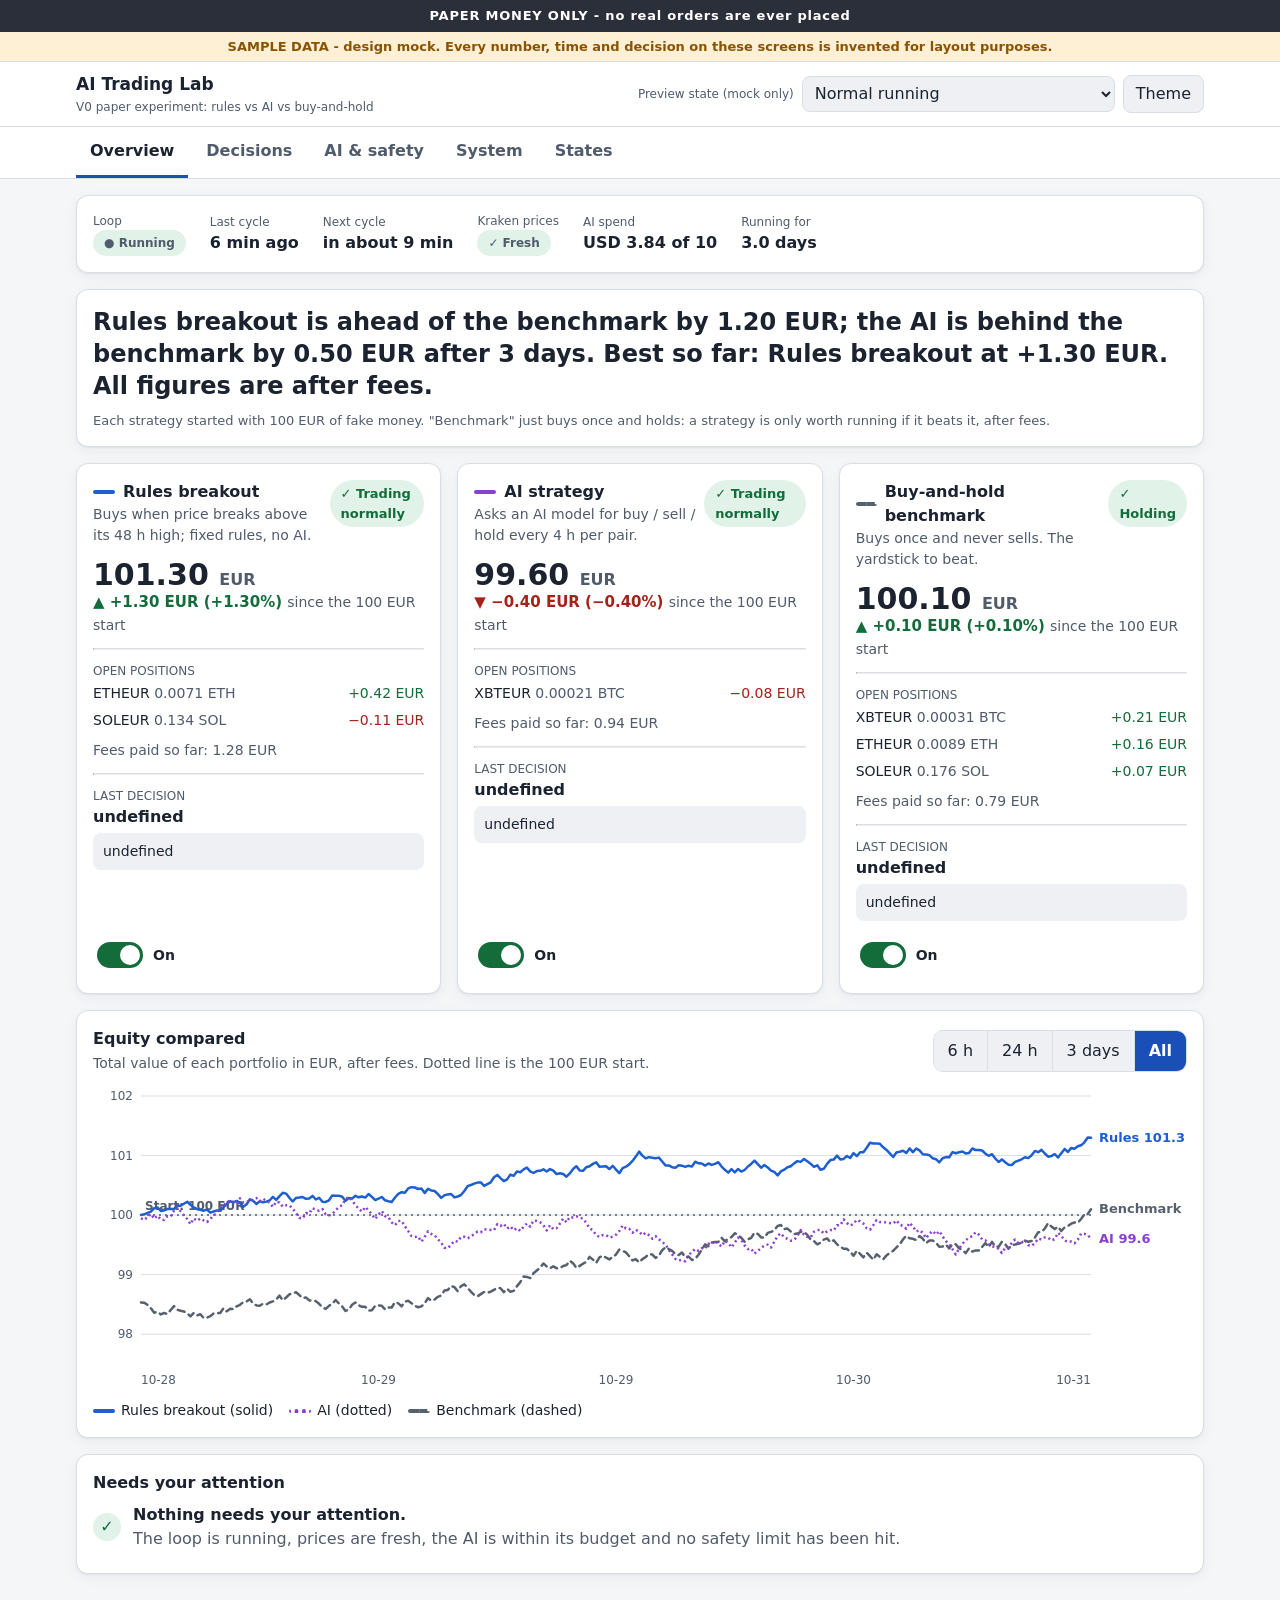
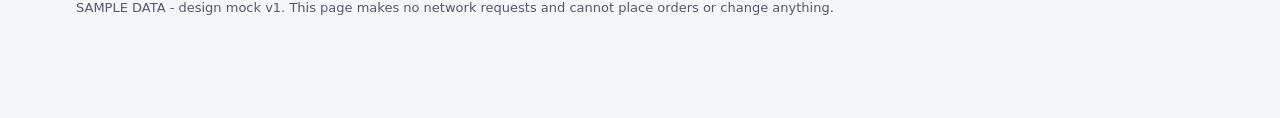
<file: docs/design/dashboard-v1.html>
<!doctype html>
<html lang="en">
<head>
<meta charset="utf-8">
<meta name="viewport" content="width=device-width, initial-scale=1">
<title>AI Trading Lab dashboard (v1 mock)</title>
<style>
:root{
  --bg:#f5f6f8; --surface:#ffffff; --surface2:#eef0f4; --line:#d9dde4; --text:#1b2230; --muted:#505b6c;
  --accent:#1b4fb8; --accent-ink:#ffffff;
  --rules:#1d5fd1; --ai:#8a3fd0; --bench:#566170;
  --good:#146c3a; --good-bg:#e1f3e8; --warn:#8a5300; --warn-bg:#fdf0d5; --bad:#a3231a; --bad-bg:#fde6e3; --info-bg:#e4ecfb;
  --paper:#2b2f3a; --paper-ink:#ffffff; --shadow:0 1px 2px rgba(20,30,50,.06),0 4px 14px rgba(20,30,50,.05);
  --r:12px; color-scheme:light;
}
@media (prefers-color-scheme:dark){:root:not([data-theme="light"]){
  --bg:#0f131a; --surface:#171c25; --surface2:#1f2631; --line:#2f3847; --text:#e8ecf3; --muted:#a6b0c0;
  --accent:#7aa5ff; --accent-ink:#0b1220; --rules:#6ea8ff; --ai:#c39bff; --bench:#a3adb9;
  --good:#5fd08b; --good-bg:#14301f; --warn:#f0b955; --warn-bg:#35280f; --bad:#ff8f84; --bad-bg:#3b1a17; --info-bg:#17274a;
  --paper:#e8ecf3; --paper-ink:#10151d; --shadow:none; color-scheme:dark;}}
:root[data-theme="dark"]{
  --bg:#0f131a; --surface:#171c25; --surface2:#1f2631; --line:#2f3847; --text:#e8ecf3; --muted:#a6b0c0;
  --accent:#7aa5ff; --accent-ink:#0b1220; --rules:#6ea8ff; --ai:#c39bff; --bench:#a3adb9;
  --good:#5fd08b; --good-bg:#14301f; --warn:#f0b955; --warn-bg:#35280f; --bad:#ff8f84; --bad-bg:#3b1a17; --info-bg:#17274a;
  --paper:#e8ecf3; --paper-ink:#10151d; --shadow:none; color-scheme:dark;}
*{box-sizing:border-box}
html{-webkit-text-size-adjust:100%}
body{margin:0;background:var(--bg);color:var(--text);font:16px/1.5 system-ui,-apple-system,"Segoe UI",Roboto,sans-serif;padding-bottom:76px}
h1,h2,h3,p{margin:0}
button,select{font:inherit;color:inherit}
:focus-visible{outline:3px solid var(--accent);outline-offset:2px;border-radius:6px}
.sr{position:absolute;width:1px;height:1px;overflow:hidden;clip:rect(0 0 0 0);white-space:nowrap}
.skip{position:absolute;left:8px;top:-60px;background:var(--accent);color:var(--accent-ink);padding:8px 12px;border-radius:8px;z-index:50}
.skip:focus{top:8px}
.paper{background:var(--paper);color:var(--paper-ink);font-size:13px;font-weight:700;letter-spacing:.06em;text-align:center;padding:6px 12px}
.sample{background:var(--warn-bg);color:var(--warn);font-size:13px;text-align:center;padding:5px 12px;border-bottom:1px solid var(--line);font-weight:600}
header.top{background:var(--surface);border-bottom:1px solid var(--line)}
.top-in{max-width:1160px;margin:0 auto;padding:10px 16px;display:flex;gap:12px;align-items:center;flex-wrap:wrap}
.brand{font-weight:700;font-size:17px;margin-right:auto}
.brand small{display:block;font-weight:400;color:var(--muted);font-size:12px}
.ctrl{display:flex;gap:8px;align-items:center;flex-wrap:wrap}
.ctrl label{font-size:12px;color:var(--muted)}
select{background:var(--surface2);border:1px solid var(--line);border-radius:8px;padding:6px 8px;min-height:36px}
.btn{background:var(--surface2);border:1px solid var(--line);border-radius:8px;padding:6px 12px;min-height:36px;cursor:pointer}
.btn:hover{border-color:var(--muted)}
.btn.primary{background:var(--accent);color:var(--accent-ink);border-color:var(--accent);font-weight:600}
.btn.danger{background:var(--bad);color:#fff;border-color:var(--bad);font-weight:600}
@media (prefers-color-scheme:dark){:root:not([data-theme="light"]) .btn.danger{color:#1a0805}}
:root[data-theme="dark"] .btn.danger{color:#1a0805}
nav.tabs{background:var(--surface);border-bottom:1px solid var(--line)}
nav.tabs .in{max-width:1160px;margin:0 auto;padding:0 16px;display:flex;gap:4px}
nav a{padding:12px 14px;color:var(--muted);text-decoration:none;font-weight:600;border-bottom:3px solid transparent;white-space:nowrap}
nav a[aria-current="page"]{color:var(--text);border-bottom-color:var(--accent)}
nav a:hover{color:var(--text)}
@media (max-width:719px){
  nav.tabs{position:fixed;bottom:0;left:0;right:0;z-index:20;border-top:1px solid var(--line);border-bottom:0}
  nav.tabs .in{padding:0;justify-content:space-around}
  nav a{flex:1;text-align:center;padding:10px 2px 12px;font-size:12px;border-bottom:0;border-top:3px solid transparent}
  nav a[aria-current="page"]{border-top-color:var(--accent)}
}
main{max-width:1160px;margin:0 auto;padding:16px}
.stack>*+*{margin-top:16px}
.card{background:var(--surface);border:1px solid var(--line);border-radius:var(--r);box-shadow:var(--shadow);padding:16px}
.card h2{font-size:16px;margin-bottom:2px}
.sub{color:var(--muted);font-size:14px}
.grid3{display:grid;gap:16px;grid-template-columns:repeat(3,1fr)}
.grid2{display:grid;gap:16px;grid-template-columns:1fr 1fr}
@media (max-width:959px){.grid3{grid-template-columns:1fr}.grid2{grid-template-columns:1fr}}
.banner{border-radius:var(--r);padding:12px 16px;border:1px solid;display:flex;gap:12px;align-items:flex-start}
.banner .ic{font-weight:800;flex:none;width:22px;height:22px;border-radius:50%;display:grid;place-items:center;font-size:13px;margin-top:1px}
.banner.bad{background:var(--bad-bg);border-color:var(--bad);color:var(--text)} .banner.bad .ic{background:var(--bad);color:#fff}
.banner.warn{background:var(--warn-bg);border-color:var(--warn)} .banner.warn .ic{background:var(--warn);color:#fff}
.banner.info{background:var(--info-bg);border-color:var(--accent)} .banner.info .ic{background:var(--accent);color:var(--accent-ink)}
:root[data-theme="dark"] .banner .ic{color:#10151d!important}
@media (prefers-color-scheme:dark){:root:not([data-theme="light"]) .banner .ic{color:#10151d!important}}
.banner b{display:block}
.banner p{font-size:14px;color:var(--text)}
.status-strip{display:flex;flex-wrap:wrap;gap:8px 24px;align-items:center}
.pill{display:inline-flex;align-items:center;gap:6px;padding:3px 10px;border-radius:999px;font-size:13px;font-weight:600;border:1px solid transparent}
.pill.good{background:var(--good-bg);color:var(--good)} .pill.warn{background:var(--warn-bg);color:var(--warn)} .pill.bad{background:var(--bad-bg);color:var(--bad)} .pill.off{background:var(--surface2);color:var(--muted);border-color:var(--line)}
.kv{display:flex;flex-direction:column}.kv span:first-child{font-size:12px;color:var(--muted)}.kv span:last-child{font-weight:600}
.verdict{font-size:20px;line-height:1.35;font-weight:650}
@media (min-width:720px){.verdict{font-size:24px}}
.verdict-wrap{display:flex;gap:16px;flex-wrap:wrap;align-items:flex-start;justify-content:space-between}
.kpis{display:flex;gap:20px;flex-wrap:wrap}
.num{font-variant-numeric:tabular-nums}
.pos{color:var(--good)} .neg{color:var(--bad)}
.scard{display:flex;flex-direction:column;gap:12px}
.scard header{display:flex;justify-content:space-between;gap:8px;align-items:flex-start}
.scard h3{font-size:16px;display:flex;align-items:center;gap:8px}
.swatch{width:22px;height:0;border-top:4px solid;display:inline-block;border-radius:2px}
.swatch.bench{border-top-style:dashed}
.equity{font-size:30px;font-weight:700;line-height:1.1}
.pl{font-size:15px;font-weight:600}
.dl{display:grid;grid-template-columns:auto 1fr;gap:4px 12px;font-size:14px;margin:0}
.dl dt{color:var(--muted)} .dl dd{margin:0}
.sep{border-top:1px solid var(--line);margin:0}
.pos-list{list-style:none;margin:0;padding:0;font-size:14px}
.pos-list li{display:flex;justify-content:space-between;gap:8px;padding:3px 0}
.reason{font-size:14px;background:var(--surface2);border-radius:8px;padding:8px 10px}
.switch-row{display:flex;justify-content:space-between;align-items:center;gap:8px;margin-top:auto}
.switch{display:inline-flex;align-items:center;gap:10px;background:none;border:0;padding:4px;cursor:pointer;min-height:44px}
.switch .track{width:46px;height:26px;border-radius:999px;background:var(--muted);position:relative;flex:none;transition:background .15s}
.switch .track::after{content:"";position:absolute;top:3px;left:3px;width:20px;height:20px;border-radius:50%;background:var(--surface);transition:transform .15s}
.switch[aria-checked="true"] .track{background:var(--good)}
.switch[aria-checked="true"] .track::after{transform:translateX(20px)}
.switch .lbl{font-weight:600;font-size:14px}
.chart-head{display:flex;justify-content:space-between;gap:12px;flex-wrap:wrap;align-items:center;margin-bottom:8px}
.seg{display:inline-flex;border:1px solid var(--line);border-radius:10px;overflow:hidden}
.seg button{background:var(--surface2);border:0;padding:8px 14px;min-height:40px;cursor:pointer;border-right:1px solid var(--line)}
.seg button:last-child{border-right:0}
.seg button[aria-pressed="true"]{background:var(--accent);color:var(--accent-ink);font-weight:700}
.legend{display:flex;gap:16px;flex-wrap:wrap;font-size:14px;margin-top:8px}
.legend span{display:inline-flex;align-items:center;gap:6px}
#chart{position:relative}
#chart svg{display:block;width:100%;height:auto;touch-action:pan-y}
.tip{position:absolute;pointer-events:none;background:var(--surface);border:1px solid var(--line);box-shadow:0 4px 14px rgba(0,0,0,.2);border-radius:8px;padding:8px 10px;font-size:13px;min-width:150px;z-index:5}
.tip b{display:block;margin-bottom:2px}
.att-list{list-style:none;margin:8px 0 0;padding:0}
.att-list li{display:flex;gap:10px;padding:10px 0;border-top:1px solid var(--line)}
.empty{display:flex;gap:12px;align-items:center;color:var(--muted);padding:6px 0}
.empty .ic{width:28px;height:28px;border-radius:50%;background:var(--good-bg);color:var(--good);display:grid;place-items:center;font-weight:800;flex:none}
.filters{display:flex;gap:12px;flex-wrap:wrap;align-items:flex-end}
.filters div{display:flex;flex-direction:column;gap:2px}
.tbl-wrap{overflow-x:auto}
table{border-collapse:collapse;width:100%;font-size:14px}
th{text-align:left;font-size:12px;color:var(--muted);font-weight:600;padding:8px 10px;border-bottom:1px solid var(--line);white-space:nowrap}
td{padding:9px 10px;border-bottom:1px solid var(--line);vertical-align:top}
td.r,th.r{text-align:right}
.exp{background:none;border:0;cursor:pointer;color:var(--accent);font-weight:600;padding:2px 4px;text-decoration:underline;min-height:32px}
tr.detail td{background:var(--surface2)}
pre{margin:0;white-space:pre-wrap;word-break:break-word;font:13px/1.45 ui-monospace,Menlo,Consolas,monospace}
.meter{height:14px;border-radius:999px;background:var(--surface2);border:1px solid var(--line);overflow:hidden}
.meter i{display:block;height:100%;background:var(--accent)}
.meter.full i{background:var(--bad)}
.big{font-size:28px;font-weight:700}
.decisions{display:none}
.dcards{display:none}
@media (max-width:719px){
  .dtable{display:none}
  .dcards{display:block}
  .dcards .item{border-top:1px solid var(--line);padding:12px 0}
}
.chip{font-size:12px;font-weight:700;padding:2px 8px;border-radius:6px;background:var(--surface2);border:1px solid var(--line)}
.chip.buy{background:var(--good-bg);color:var(--good);border-color:transparent}
.chip.sell{background:var(--bad-bg);color:var(--bad);border-color:transparent}
.tl{list-style:none;margin:0;padding:0}
.tl li{padding:10px 0;border-top:1px solid var(--line);display:flex;gap:10px;flex-wrap:wrap;justify-content:space-between}
.gallery{display:grid;gap:16px;grid-template-columns:repeat(2,1fr)}
@media (max-width:959px){.gallery{grid-template-columns:1fr}}
.gal-item{display:flex;flex-direction:column;gap:8px}
dialog{border:1px solid var(--line);border-radius:var(--r);background:var(--surface);color:var(--text);max-width:480px;width:calc(100% - 32px);padding:20px}
dialog::backdrop{background:rgba(10,14,22,.55)}
dialog h2{font-size:18px;margin-bottom:8px}
dialog ul{padding-left:20px;margin:8px 0}
dialog .row{display:flex;gap:8px;justify-content:flex-end;margin-top:16px;flex-wrap:wrap}
footer{max-width:1160px;margin:0 auto;padding:8px 16px 24px;color:var(--muted);font-size:13px}
details.how summary{cursor:pointer;color:var(--accent);font-weight:600}
.hint{font-size:13px;color:var(--muted)}
</style>
</head>
<body>
<a class="skip" href="#main">Skip to content</a>
<div class="paper" role="status">PAPER MONEY ONLY - no real orders are ever placed</div>
<div class="sample" role="note">SAMPLE DATA - design mock. Every number, time and decision on these screens is invented for layout purposes.</div>

<header class="top">
  <div class="top-in">
    <div class="brand">AI Trading Lab<small>V0 paper experiment: rules vs AI vs buy-and-hold</small></div>
    <div class="ctrl">
      <label for="scn">Preview state (mock only)</label>
      <select id="scn"></select>
      <button class="btn" id="theme" type="button" aria-label="Switch between light and dark theme">Theme</button>
    </div>
  </div>
</header>
<nav class="tabs" aria-label="Main">
  <div class="in">
    <a href="#overview" data-v="overview">Overview</a>
    <a href="#decisions" data-v="decisions">Decisions</a>
    <a href="#ai" data-v="ai">AI &amp; safety</a>
    <a href="#system" data-v="system">System</a>
    <a href="#states" data-v="states">States</a>
  </div>
</nav>

<main id="main" tabindex="-1"></main>
<footer>SAMPLE DATA - design mock v1. This page makes no network requests and cannot place orders or change anything.</footer>

<dialog id="dlg" aria-labelledby="dlg-title"><div id="dlg-body"></div></dialog>

<script>
"use strict";
/* ---------- helpers ---------- */
const $ = (s, r=document) => r.querySelector(s);
const esc = s => String(s).replace(/[&<>"']/g, c => ({'&':'&amp;','<':'&lt;','>':'&gt;','"':'&quot;',"'":'&#39;'}[c]));
const eur = (v, signed) => (signed && v>0 ? '+' : v<0 ? '−' : '') + Math.abs(v).toFixed(2) + ' EUR';
const pct = v => (v>0?'+':v<0?'−':'') + Math.abs(v).toFixed(2) + '%';
const cls = v => v>0.004 ? 'pos' : v<-0.004 ? 'neg' : '';
const NOW = Date.UTC(2026,9,31,10,5);      // sample "now" (UTC)
const START = Date.UTC(2026,9,28,16,20);   // first cycle (real start time from docs/29 s14, shown as sample)
const fmtT = t => new Date(t).toISOString().slice(5,16).replace('T',' ') + ' UTC';
const ago = m => m < 1 ? 'just now' : m < 60 ? Math.round(m)+' min ago' : m < 1440 ? (m/60).toFixed(1)+' h ago' : (m/1440).toFixed(1)+' days ago';
function rng(seed){return()=>{seed|=0;seed=seed+0x6D2B79F5|0;let t=Math.imul(seed^seed>>>15,1|seed);t=t+Math.imul(t^t>>>7,61|t)^t;return((t^t>>>14)>>>0)/4294967296}}

/* ---------- scenarios ---------- */
const SCENARIOS = {
  normal:   'Normal running',
  first:    'First hours, no data yet',
  stalled:  'Loop stalled',
  kraken:   'Kraken unreachable',
  budget:   'AI paused: budget used',
  breaker:  'AI paused: breaker tripped',
  off:      'Strategy switched off (wind-down)',
  daily:    'Daily-loss pause',
  latch:    'Drawdown latch'
};
const S = { view:'overview', range:'All', scn:'normal', on:{rules:true, ai:true, bench:true}, audit:[], filt:{strategy:'all',pair:'all',action:'all',status:'all'}, open:{} };
const META = {
  rules:{name:'Rules breakout', color:'var(--rules)', blurb:'Buys when price breaks above its 48 h high; fixed rules, no AI.'},
  ai:   {name:'AI strategy',    color:'var(--ai)',    blurb:'Asks an AI model for buy / sell / hold every 4 h per pair.'},
  bench:{name:'Buy-and-hold benchmark', color:'var(--bench)', blurb:'Buys once and never sells. The yardstick to beat.'}
};
const PAIRS = ['XBTEUR','ETHEUR','SOLEUR'];
const LIMITS = [
  ['Starting capital per strategy','EUR 100.00 (virtual)'],['Fee per side','0.80%'],['Max size of one position','20% of equity'],
  ['Max total exposure','40% of equity'],['Daily-loss pause','3% of starting capital: no new entries until 00:00 UTC'],
  ['Drawdown latch','10% below the best value reached: stops new entries until cleared by hand'],
  ['Stop-loss','−5% from entry'],['Take-profit','+8% from entry'],['Maximum hold','72 hours'],
  ['Cooldown after a stop-out','6 hours'],['Entries per pair','1 per 24 hours'],['AI budget in total','USD 10.00'],
  ['AI breaker','Pauses the AI after 5 unknown call outcomes in 24 h']
];

/* ---------- derived sample data ---------- */
function model(){
  const sc = S.scn, first = sc==='first';
  const n = first ? 6 : 289;                       // 15-min points
  const r = rng(11), out = {};
  const walk = (drift, vol, base, start) => { let v=start, a=[]; for(let i=0;i<n;i++){ v += drift + (r()-.5)*vol; a.push(v);} return a; };
  const mk = (drift, vol, start, bump) => { const a = walk(drift, vol, 0, start); return a; };
  let rules = mk(.0011,.16,100), ai = mk(.0007,.2,100), bench = mk(.0004,.17,98.5);
  // gentle pull so the three stay in a believable band
  const shape = (a, end) => { const k = end - a[n-1]; return a.map((v,i)=> v + k*(i/(n-1))); };
  if(!first){
    rules = shape(rules, 101.3); ai = shape(ai, 99.6); bench = shape(bench, 100.1);
  } else {
    bench = [100,98.41,98.52,98.47,98.60,98.55]; rules=[100,100,100,100,100,100]; ai=[100,100,100,100,100,100];
  }
  const ramp = (a, k, d) => { for(let i=0;i<k;i++){ const j=a.length-1-i; a[j] -= d*(1-i/k); } };
  if(sc==='daily'){ rules = rules.map(v=>v); ramp(rules,14,3.4); rules[n-1]=rules[n-2]; }
  if(sc==='latch'){ ai = ai.map((v,i)=> i>n-40 ? v+ (n-i)*0.0 : v); const pk = Math.max(...ai.slice(0,n-30)); for(let i=n-30;i<n;i++) ai[i] = Math.min(ai[i], pk*0.895 + (i-(n-30))*0.01); }
  const ts = Array.from({length:n},(_,i)=> first ? START + i*15*60e3 : NOW - (n-1-i)*15*60e3);
  out.ts = ts; out.series = {rules, ai, bench};
  out.hours = Math.round((ts[n-1]-ts[0])/3600e3);

  // loop / data
  out.loop = { age: 6, next: 'in about 9 min', alive:true };
  out.kraken = PAIRS.map((p,i)=>({pair:p, age:[0.4,0.4,0.5][i], ok:true}));
  out.ai = { state:'active', spent:3.84, cap:10, calls:11, callsToday:11, unknown:1, breakerAt:5 };
  out.risk = { rules:{kind:'ok'}, ai:{kind:'ok'}, bench:{kind:'ok'} };
  out.attention = [];
  out.banner = null;
  if(first){ out.ai = {state:'off', spent:0, cap:10, calls:0, callsToday:0, unknown:0, breakerAt:5}; out.loop.age=3; out.loop.next='in about 12 min'; }
  if(sc==='stalled'){ out.loop = {age:73, next:'overdue by about 58 min', alive:false};
    out.banner = {k:'bad', t:'The loop has stopped', p:'No cycle has finished for 73 minutes (normal is every 15). Nothing new is being traded or recorded. Open positions are not being watched until it restarts. On the server: run the health check and look at the logs, see the runbook.'};
    out.attention.push({k:'bad', t:'Loop stalled', p:'Last cycle finished 73 minutes ago. The server restarts it automatically after repeated failures; if this stays red for 30 more minutes, check the server.'}); }
  if(sc==='kraken'){ out.kraken = PAIRS.map(p=>({pair:p, age:47, ok:false})); out.loop.age=6;
    out.banner = {k:'bad', t:'Kraken prices are unreachable', p:'The loop is running but could not get fresh prices for 47 minutes. While data is missing or stale, no strategy opens new positions. Equity shown is from the last good prices.'};
    out.attention.push({k:'bad', t:'No fresh prices from Kraken', p:'All three pairs are stale (47 min). New entries are blocked automatically. Usually resolves itself; look at the System page if it lasts over an hour.'}); }
  if(sc==='budget'){ out.ai = {state:'budget', spent:10.0, cap:10, calls:508, callsToday:18, unknown:2, breakerAt:5};
    out.banner = {k:'warn', t:'The AI is paused: its USD 10 budget is used up', p:'The AI strategy makes no more calls and only manages exits for positions it already holds. Rules and benchmark continue. This is the safety cap working as designed.'};
    out.attention.push({k:'warn', t:'AI budget fully used', p:'USD 10.00 of USD 10.00 spent. The AI strategy holds no new entries. Raising the cap needs a new decision from you.'}); }
  if(sc==='breaker'){ out.ai = {state:'breaker', spent:5.12, cap:10, calls:260, callsToday:14, unknown:5, breakerAt:5};
    out.banner = {k:'warn', t:'The AI is paused: the failure breaker tripped', p:'Five AI calls in the last 24 hours ended with an unknown result (for example a timeout), each charged at its worst case. The AI waits until fewer than five remain in the 24 h window.'};
    out.attention.push({k:'warn', t:'AI breaker tripped', p:'5 unknown call outcomes in 24 h. Spend so far USD 5.12 of 10. Check the per-call table for the error codes.'}); }
  if(sc==='daily'){ out.risk.rules = {kind:'daily', t:'Paused for today', p:'Lost 3.4% of its starting capital today. No new entries until 00:00 UTC; stop-loss and exits still run.'};
    out.attention.push({k:'warn', t:'Rules breakout paused for the day', p:'Daily-loss limit (3%) reached. It resumes by itself at 00:00 UTC. Nothing to do.'}); }
  if(sc==='latch'){ out.risk.ai = {kind:'latch', t:'Drawdown latch on', p:'Fell 10.5% below its best value. New entries stay blocked until you clear it by hand; exits still run.'};
    out.attention.push({k:'bad', t:'AI strategy latched by drawdown', p:'It is 10.5% below its best value (limit 10%). It will not open positions again until you clear the latch. Decide whether to clear it or leave it for the comparison.'}); }
  const offList = ['rules','ai','bench'].filter(k=>!S.on[k]);
  offList.forEach(k=>{ if(sc==='off' || !out.attention.some(a=>a.t.includes('off'))) out.attention.push({k:'info', t: META[k].name+' is switched off', p:'Wind-down: it opens nothing new and spends nothing, its stop-loss and exits still run and its curve keeps being recorded.'}); });
  if(sc==='off') out.banner = {k:'info', t:'Rules breakout is switched off (wind-down)', p:'It will not open new positions. Its stop-loss, take-profit and time exits still run, and its equity is still recorded so the comparison stays fair. Switch it back on at any time.'};
  if(out.ai.state==='off' && first) out.attention.push({k:'info', t:'AI strategy not activated yet', p:'It needs your OpenAI key and the verified price before it starts. Rules and benchmark are running.'});
  if(first) out.banner = {k:'info', t:'Just started: not much to see yet', p:'The loop has run for about 1 hour. The benchmark bought its three positions; the other strategies are waiting for a signal. Curves become meaningful after a day or two.'};
  out.isFirst = first;
  return out;
}

/* strategy card facts (sample) */
function cardFacts(k, m){
  const s = m.series[k], last = s[s.length-1];
  const f = {
    rules:{pos:[['ETHEUR','0.0071 ETH',  '+0.42 EUR'],['SOLEUR','0.134 SOL','−0.11 EUR']], fees:'1.28 EUR', last:{t:'Held ETH/EUR', why:'Price is still above its entry and below the +8% take-profit, and no exit rule has triggered.', when:25}},
    ai:   {pos:[['XBTEUR','0.00021 BTC','−0.08 EUR']], fees:'0.94 EUR', last:{t:'Hold, no action on SOL/EUR', why:'AI answered "hold": momentum is mixed and the spread is wide relative to the expected move.', when:140}},
    bench:{pos:[['XBTEUR','0.00031 BTC','+0.21 EUR'],['ETHEUR','0.0089 ETH','+0.16 EUR'],['SOLEUR','0.176 SOL','+0.07 EUR']], fees:'0.79 EUR', last:{t:'Bought once, then holds', why:'The benchmark buys equal parts of the three pairs at the start and never sells.', when:4300}}
  }[k];
  if(m.isFirst){
    if(k==='rules'){ f.pos=[]; f.fees='0.00 EUR'; f.last={t:'Waiting', why:'No breakout above the 48 h high yet. It does nothing until one appears.', when:15}; }
    if(k==='ai'){ f.pos=[]; f.fees='0.00 EUR'; f.last={t:'Not active', why:'The AI strategy has not been activated yet.', when:null}; }
    if(k==='bench'){ f.fees='0.79 EUR'; f.last.when=60; }
  }
  if(m.kraken[0].ok===false && k!=='bench'){ f.last={t:'Hold, no data', why:'No fresh prices from Kraken, so no decisions could be made.', when:47}; }
  if(k==='ai' && m.ai.state==='budget') f.last={t:'Hold, AI unavailable', why:'The AI budget is used up (global spending limit), so it was not asked.', when:20};
  if(k==='ai' && m.ai.state==='breaker') f.last={t:'Hold, AI unavailable', why:'The AI failure breaker is tripped, so it was not asked.', when:20};
  if(!S.on[k]) f.last={t:'Hold, switched off', why:'Strategy is switched off: it opens nothing new but still manages exits.', when:15};
  return {...f, last, start:100, pl:last-100, plp:(last-100)};
}

/* ---------- decisions sample ---------- */
const DEC = [
 {id:1, mins:25,  s:'rules', pair:'ETHEUR', a:'hold', st:'logged', why:'Holding ETH/EUR: still inside the +8% take-profit and -5% stop-loss band.'},
 {id:2, mins:25,  s:'rules', pair:'SOLEUR', a:'hold', st:'logged', why:'Holding SOL/EUR: no exit rule triggered.'},
 {id:3, mins:140, s:'ai', pair:'SOLEUR', a:'hold', st:'logged', ai:{call:'call-0a91',model:'sample-model',tokens:'1 920 in / 96 out',cost:0.0069,answer:'{"action":"hold","reason":"Momentum is mixed; spread is wide against the expected move."}'}, why:'AI answered hold: momentum mixed and spread wide.'},
 {id:4, mins:145, s:'ai', pair:'XBTEUR', a:'hold', st:'logged', ai:{call:'call-0a90',model:'sample-model',tokens:'1 905 in / 88 out',cost:0.0068,answer:'{"action":"hold","reason":"Position is small gain; no reason to add or close."}'}, why:'AI answered hold: position has a small gain, no reason to change it.'},
 {id:5, mins:380, s:'ai', pair:'XBTEUR', a:'buy', st:'filled', amt:'19.90 EUR', ai:{call:'call-0a8c',model:'sample-model',tokens:'2 010 in / 131 out',cost:0.0086,answer:'{"action":"buy","reason":"Price broke above recent range on rising volume."}'}, why:'AI proposed a buy: price broke above its recent range on rising volume. Code sized it at 19.90 EUR (20% of equity) and filled it at the order book price plus 0.80% fee.'},
 {id:6, mins:610, s:'rules', pair:'ETHEUR', a:'buy', st:'filled', amt:'20.10 EUR', why:'Buy: the last 15-minute candle closed above the highest price of the previous 48 h on at least the median volume.'},
 {id:7, mins:700, s:'ai', pair:'ETHEUR', a:'hold', st:'refused', ai:{call:null,model:'-',tokens:'0',cost:0,answer:'(not asked)'}, why:'Not asked: the AI failure breaker was tripped at the time (ai_unavailable_failure_breaker).'},
 {id:8, mins:1010, s:'rules', pair:'SOLEUR', a:'buy', st:'rejected', amt:'20.30 EUR', why:'Buy was refused: the price spread was wider than 2.5%, which would cost more than the trade is worth.'},
 {id:9, mins:1500, s:'rules', pair:'XBTEUR', a:'sell', st:'filled', amt:'20.40 EUR', why:'Sold BTC/EUR: stop-loss. It fell 5% below its entry price. A 6 h cooldown follows.'},
 {id:10, mins:2100, s:'ai', pair:'SOLEUR', a:'sell', st:'filled', amt:'19.20 EUR', ai:{call:'call-0a52',model:'sample-model',tokens:'1 980 in / 120 out',cost:0.0081,answer:'{"action":"sell","reason":"Price lost its short-term trend; protect the gain."}'}, why:'AI proposed closing the position: the short-term trend broke. The whole position was sold.'},
 {id:11, mins:4300, s:'bench', pair:'XBTEUR', a:'buy', st:'filled', amt:'32.80 EUR', why:'Benchmark entry: buys an equal share of each pair once and then holds.'},
 {id:12, mins:4300, s:'bench', pair:'ETHEUR', a:'buy', st:'filled', amt:'32.80 EUR', why:'Benchmark entry: buys an equal share of each pair once and then holds.'},
 {id:13, mins:4300, s:'bench', pair:'SOLEUR', a:'buy', st:'filled', amt:'32.80 EUR', why:'Benchmark entry: buys an equal share of each pair once and then holds.'}
];
const AI_CALLS = DEC.filter(d=>d.ai && d.ai.call).map(d=>({id:d.ai.call, mins:d.mins, pair:d.pair, ans:d.a, tokens:d.ai.tokens, cost:d.ai.cost, res:'settled'}))
  .concat([{id:'call-0a77', mins:1180, pair:'ETHEUR', ans:'(no answer)', tokens:'2 000 reserved', cost:0.0240, res:'unknown outcome (timeout), charged at worst case'}]);

/* ---------- rendering ---------- */
const main = $('#main');
function badgeRisk(r){
  if(r.kind==='ok') return '<span class="pill good">✓ Trading normally</span>';
  if(r.kind==='daily') return '<span class="pill warn">⏸ '+esc(r.t)+'</span>';
  return '<span class="pill bad">⛔ '+esc(r.t)+'</span>';
}
function bannerHTML(b){ if(!b) return ''; const ic={bad:'!',warn:'!',info:'i'}[b.k];
  return `<div class="banner ${b.k}" role="${b.k==='bad'?'alert':'status'}"><span class="ic" aria-hidden="true">${ic}</span><div><b>${esc(b.t)}</b><p>${esc(b.p)}</p></div></div>`; }

function verdict(m){
  const f = {rules:cardFacts('rules',m), ai:cardFacts('ai',m), bench:cardFacts('bench',m)};
  if(m.isFirst) return `Too early to say: the run is about ${m.hours+1} hour old. The benchmark has bought in; the others are waiting for a signal.`;
  const d = m.hours >= 48 ? Math.round(m.hours/24)+' days' : m.hours+' hours';
  const b = f.bench.pl, parts=[];
  const cmp = (k, label) => { if(k==='ai' && m.ai.state==='off') return null; const diff = f[k].pl - b; return `${label} is ${Math.abs(diff)<0.05?'level with':(diff>0?'ahead of':'behind')} the benchmark${Math.abs(diff)<0.05?'':' by '+Math.abs(diff).toFixed(2)+' EUR'}`; };
  const a = cmp('rules','Rules breakout'), c = cmp('ai','the AI');
  let s = (a||'') + (c ? (a?'; ':'') + c : '') + ' after ' + d + '.';
  s = s.charAt(0).toUpperCase()+s.slice(1);
  const lead = ['rules','ai','bench'].sort((x,y)=>f[y].pl-f[x].pl)[0];
  return s + ` Best so far: ${META[lead].name} at ${eur(f[lead].pl,true)}. All figures are after fees.`;
}

function stratCard(k, m){
  const f = cardFacts(k, m), on = S.on[k], risk = m.risk[k];
  const e = m.series[k][m.series[k].length-1];
  const label = k==='bench' ? 'Benchmark' : META[k].name;
  const aiOff = k==='ai' && m.ai.state==='off';
  const lastWhen = f.last.when==null ? '' : ago(f.last.when);
  const swState = aiOff ? 'Not activated' : on ? 'On' : 'Off (wind-down)';
  return `<article class="card scard" aria-labelledby="sc-${k}">
    <header><div><h3 id="sc-${k}"><span class="swatch ${k==='bench'?'bench':''}" style="border-top-color:${META[k].color}" aria-hidden="true"></span>${esc(META[k].name)}</h3>
      <p class="sub">${esc(META[k].blurb)}</p></div>
      ${aiOff ? '<span class="pill off">Not activated</span>' : on ? (k==='bench'?'<span class="pill good">✓ Holding</span>':badgeRisk(risk)) : '<span class="pill off">⏻ Switched off</span>'}
    </header>
    <div><div class="equity num">${e.toFixed(2)} <span style="font-size:16px;font-weight:600" class="sub">EUR</span></div>
      <div class="pl num ${cls(f.pl)}">${f.pl>0?'▲':f.pl<0?'▼':'▬'} ${eur(f.pl,true)} (${pct(f.plp)}) <span class="sub" style="font-weight:400">since the 100 EUR start</span></div></div>
    ${risk.p && on ? `<p class="reason" style="border-left:4px solid var(--${risk.kind==='daily'?'warn':'bad'})">${esc(risk.p)}</p>`:''}
    <hr class="sep">
    <div><p class="sub" style="font-size:12px">OPEN POSITIONS</p>
      ${f.pos.length ? '<ul class="pos-list">'+f.pos.map(p=>`<li><span>${esc(p[0])} <span class="sub">${esc(p[1])}</span></span><span class="num ${cls(p[2].includes('−')?-1:1)}">${esc(p[2])}</span></li>`).join('')+'</ul>' : '<p class="sub">None. Holding only cash.</p>'}
      <p class="sub" style="margin-top:6px">Fees paid so far: <span class="num">${f.fees}</span></p></div>
    <hr class="sep">
    <div><p class="sub" style="font-size:12px">LAST DECISION ${lastWhen?'· '+esc(lastWhen):''}</p>
      <p style="font-weight:600">${esc(f.last.t)}</p><p class="reason" style="margin-top:4px">${esc(f.last.why)}</p></div>
    <div class="switch-row">
      <button class="switch" role="switch" aria-checked="${on && !aiOff}" data-sw="${k}" ${aiOff?'disabled':''} aria-label="${esc(META[k].name)} on or off"><span class="track" aria-hidden="true"></span><span class="lbl">${esc(swState)}</span></button>
    </div>
  </article>`;
}

/* ---- chart ---- */
function chartData(m){
  const n = m.ts.length; const R = S.range;
  const hrs = {'6 h':6,'24 h':24,'3 days':72,'All':1e9}[R];
  const from = m.ts[n-1] - hrs*3600e3;
  const idx = m.ts.map((t,i)=>i).filter(i=>m.ts[i] >= from);
  return idx;
}
function drawChart(){
  const m = M, box = $('#chart'); if(!box) return;
  const W = Math.max(320, box.clientWidth), mobile = W<560, H = mobile?250:310;
  const pad = {l:48, r:mobile?64:96, t:14, b:28};
  const idx = chartData(m);
  const keys = ['bench','rules','ai'];
  const vis = keys.filter(k=> !(k==='ai' && m.ai.state==='off'));
  let lo=100, hi=100; idx.forEach(i=>vis.forEach(k=>{const v=m.series[k][i]; lo=Math.min(lo,v); hi=Math.max(hi,v);}));
  lo = Math.floor((lo-0.4)*2)/2; hi = Math.ceil((hi+0.4)*2)/2;
  const t0 = m.ts[idx[0]], t1 = m.ts[idx[idx.length-1]];
  const X = t => pad.l + (idx.length>1 ? (t-t0)/(t1-t0) : .5) * (W-pad.l-pad.r);
  const Y = v => pad.t + (hi-v)/(hi-lo) * (H-pad.t-pad.b);
  let g = '';
  const step = (hi-lo) > 6 ? 2 : (hi-lo) > 3 ? 1 : .5;
  for(let v=Math.ceil(lo/step)*step; v<=hi+1e-9; v+=step){ g += `<line x1="${pad.l}" x2="${W-pad.r}" y1="${Y(v)}" y2="${Y(v)}" stroke="var(--line)" stroke-width="1"/><text x="${pad.l-8}" y="${Y(v)+4}" text-anchor="end" font-size="12" fill="var(--muted)">${v.toFixed(v%1?1:0)}</text>`; }
  g += `<line x1="${pad.l}" x2="${W-pad.r}" y1="${Y(100)}" y2="${Y(100)}" stroke="var(--muted)" stroke-width="1.5" stroke-dasharray="2 4"/><text x="${pad.l+4}" y="${Y(100)-5}" font-size="12" font-weight="600" fill="var(--muted)">Start: 100 EUR</text>`;
  // x labels
  const nt = mobile?3:5;
  for(let j=0;j<nt;j++){ const t = t0 + (t1-t0)*j/(nt-1); const d = new Date(t); const lab = (t1-t0) > 36*3600e3 ? d.toISOString().slice(5,10) : d.toISOString().slice(11,16);
    g += `<text x="${X(t)}" y="${H-8}" text-anchor="${j==0?'start':j==nt-1?'end':'middle'}" font-size="12" fill="var(--muted)">${lab}</text>`; }
  // lines
  const dash = {bench:'7 5', rules:'', ai:'2 3'};
  const widthMap = {bench:2.5, rules:2.5, ai:2.5};
  let paths='', labels=[];
  vis.forEach(k=>{
    const d = idx.map((i,j)=> (j?'L':'M')+X(m.ts[i]).toFixed(1)+' '+Y(m.series[k][i]).toFixed(1)).join(' ');
    paths += `<path d="${d}" fill="none" stroke="${META[k].color}" stroke-width="${widthMap[k]}" ${dash[k]?`stroke-dasharray="${dash[k]}"`:''} stroke-linejoin="round" stroke-linecap="${k==='ai'?'butt':'round'}"/>`;
    labels.push({k, y:Y(m.series[k][idx[idx.length-1]]), v:m.series[k][idx[idx.length-1]]});
  });
  labels.sort((a,b)=>a.y-b.y); for(let i=1;i<labels.length;i++) if(labels[i].y-labels[i-1].y<15) labels[i].y = labels[i-1].y+15;
  const short = {rules:'Rules',ai:'AI',bench:'Benchmark'};
  labels.forEach(l=>{ paths += `<text x="${W-pad.r+8}" y="${l.y+4}" font-size="${mobile?12:13}" font-weight="700" fill="${META[l.k].color}">${short[l.k]} ${l.v.toFixed(1)}</text>`; });
  const summary = 'Equity over time for ' + vis.map(k=>`${short[k]} ending at ${m.series[k][m.series[k].length-1].toFixed(2)} EUR`).join(', ') + '. Use left and right arrow keys to read values.';
  box.innerHTML = `<svg viewBox="0 0 ${W} ${H}" width="${W}" height="${H}" role="img" aria-label="${esc(summary)}" tabindex="0" id="svgc">
    ${g}${paths}<g id="cur" style="display:none"><line y1="${pad.t}" y2="${H-pad.b}" stroke="var(--text)" stroke-width="1"/>${vis.map(k=>`<circle r="4.5" fill="${META[k].color}" stroke="var(--surface)" stroke-width="2" data-k="${k}"/>`).join('')}</g></svg><div class="tip" id="tip" hidden></div>`;
  const svg = $('#svgc'), cur = $('#cur'), tip = $('#tip'); let pos = idx.length-1;
  function show(j){
    pos = Math.max(0,Math.min(idx.length-1,j)); const i = idx[pos], x = X(m.ts[i]);
    cur.style.display=''; cur.firstChild.setAttribute('x1',x); cur.firstChild.setAttribute('x2',x);
    vis.forEach(k=>{ const c = cur.querySelector(`circle[data-k="${k}"]`); c.setAttribute('cx',x); c.setAttribute('cy',Y(m.series[k][i])); });
    tip.hidden=false; tip.innerHTML = `<b>${fmtT(m.ts[i])}</b>` + vis.map(k=>`<div><span style="color:${META[k].color};font-weight:700">${short[k]}</span> <span class="num">${m.series[k][i].toFixed(2)} EUR</span></div>`).join('');
    const left = x > W/2 ? x-tip.offsetWidth-12 : x+12; tip.style.left = Math.max(0,left)+'px'; tip.style.top = '8px';
  }
  svg.addEventListener('pointermove', e=>{ const r=svg.getBoundingClientRect(), x=(e.clientX-r.left)*(W/r.width); const t=t0+(x-pad.l)/(W-pad.l-pad.r)*(t1-t0); let best=0,bd=1e18; idx.forEach((i,j)=>{const d=Math.abs(m.ts[i]-t); if(d<bd){bd=d;best=j}}); show(best); });
  svg.addEventListener('pointerleave', ()=>{ cur.style.display='none'; tip.hidden=true; });
  svg.addEventListener('keydown', e=>{ if(e.key==='ArrowLeft'){e.preventDefault();show(pos-1)} if(e.key==='ArrowRight'){e.preventDefault();show(pos+1)} if(e.key==='Home'){e.preventDefault();show(0)} if(e.key==='End'){e.preventDefault();show(idx.length-1)} });
  svg.addEventListener('blur', ()=>{ cur.style.display='none'; tip.hidden=true; });
}

/* ---------- views ---------- */
let M;
function vOverview(){
  const m=M, a=m.loop;
  const loopPill = !a.alive ? '<span class="pill bad">✖ Stalled</span>' : '<span class="pill good">● Running</span>';
  const attn = m.attention.length
    ? `<ul class="att-list">${m.attention.map(x=>`<li><span class="pill ${x.k==='info'?'off':x.k}" style="align-self:flex-start;flex:none">${x.k==='bad'?'Act':x.k==='warn'?'Note':'Info'}</span><div><b>${esc(x.t)}</b><p class="sub">${esc(x.p)}</p></div></li>`).join('')}</ul>`
    : `<div class="empty"><span class="ic" aria-hidden="true">✓</span><div><b style="color:var(--text)">Nothing needs your attention.</b><p>The loop is running, prices are fresh, the AI is within its budget and no safety limit has been hit.</p></div></div>`;
  const krakenOk = m.kraken.every(k=>k.ok);
  return `<div class="stack">
    ${bannerHTML(m.banner)}
    <section class="card" aria-label="Status">
      <div class="status-strip">
        <div class="kv"><span>Loop</span><span>${loopPill}</span></div>
        <div class="kv"><span>Last cycle</span><span class="num">${ago(a.age)}</span></div>
        <div class="kv"><span>Next cycle</span><span>${esc(a.next)}</span></div>
        <div class="kv"><span>Kraken prices</span><span>${krakenOk?'<span class="pill good">✓ Fresh</span>':'<span class="pill bad">✖ Stale</span>'}</span></div>
        <div class="kv"><span>AI spend</span><span class="num">USD ${m.ai.spent.toFixed(2)} of ${m.ai.cap}</span></div>
        <div class="kv"><span>Running for</span><span>${m.hours>=48?(m.hours/24).toFixed(1)+' days':m.hours+' h'}</span></div>
      </div>
    </section>
    <section class="card" aria-label="Verdict"><div class="verdict-wrap"><p class="verdict" aria-live="polite">${esc(verdict(m))}</p></div>
      <p class="hint" style="margin-top:8px">Each strategy started with 100 EUR of fake money. "Benchmark" just buys once and holds: a strategy is only worth running if it beats it, after fees.</p></section>
    <section class="grid3" aria-label="Strategies">${['rules','ai','bench'].map(k=>stratCard(k,m)).join('')}</section>
    <section class="card" aria-labelledby="ch-h">
      <div class="chart-head"><div><h2 id="ch-h">Equity compared</h2><p class="sub">Total value of each portfolio in EUR, after fees. Dotted line is the 100 EUR start.</p></div>
        <div class="seg" role="group" aria-label="Time range">${['6 h','24 h','3 days','All'].map(r=>`<button type="button" aria-pressed="${S.range===r}" data-range="${r}">${r}</button>`).join('')}</div></div>
      <div id="chart"></div>
      <div class="legend" aria-hidden="true"><span><span class="swatch" style="border-top-color:var(--rules)"></span>Rules breakout (solid)</span><span><span class="swatch" style="border-top:4px dotted var(--ai)"></span>AI (dotted)</span><span><span class="swatch bench" style="border-top-color:var(--bench)"></span>Benchmark (dashed)</span></div>
    </section>
    <section class="card" aria-labelledby="at-h"><h2 id="at-h">Needs your attention</h2>${attn}</section>
  </div>`;
}

function vDecisions(){
  const f = S.filt, m=M;
  const rows = DEC.filter(d=>(f.strategy==='all'||d.s===f.strategy)&&(f.pair==='all'||d.pair===f.pair)&&(f.action==='all'||d.a===f.action)&&(f.status==='all'||d.st===f.status));
  const sel = (id,label,opts) => `<div><label for="f-${id}" class="sub">${label}</label><select id="f-${id}" data-f="${id}">${opts.map(o=>`<option value="${o[0]}" ${S.filt[id]===o[0]?'selected':''}>${o[1]}</option>`).join('')}</select></div>`;
  const chip = a => `<span class="chip ${a}">${a==='buy'?'▲ Buy':a==='sell'?'▼ Sell':'— Hold'}</span>`;
  const stat = s => ({filled:'Filled',logged:'Logged',rejected:'Refused by safety check',refused:'Not asked'}[s]||s);
  const when = d => fmtT(NOW - d.mins*60e3);
  const detail = d => d.ai ? `<tr class="detail"><td colspan="6"><p class="sub" style="font-size:12px">WHAT THE AI ANSWERED</p><pre>${esc(d.ai.answer)}</pre>
      <p style="margin-top:8px" class="num"><b>Tokens:</b> ${esc(d.ai.tokens)} · <b>Cost:</b> USD ${d.ai.cost.toFixed(4)} · <b>Model:</b> ${esc(d.ai.model)} · <b>Call:</b> ${esc(d.ai.call||'none')}</p>
      <p class="hint" style="margin-top:4px">The AI only proposes a direction. Size, limits and the fill are decided by fixed code, never by the AI.</p></td></tr>` : '';
  const tbl = rows.map(d=>`<tr><td class="num" style="white-space:nowrap">${when(d)}</td><td>${esc(META[d.s].name.split(' ')[0])}</td><td>${d.pair.replace('EUR','/EUR')}</td><td>${chip(d.a)}${d.amt?'<div class="sub num">'+d.amt+'</div>':''}</td>
      <td>${stat(d.st)}</td><td>${esc(d.why)}${d.ai?` <button class="exp" type="button" data-x="${d.id}" aria-expanded="${!!S.open[d.id]}">${S.open[d.id]?'Hide':'Show'} AI detail</button>`:''}</td></tr>${S.open[d.id]?detail(d):''}`).join('');
  const cards = rows.map(d=>`<div class="item"><div style="display:flex;justify-content:space-between;gap:8px"><span>${chip(d.a)} <b>${d.pair.replace('EUR','/EUR')}</b></span><span class="sub num">${when(d)}</span></div>
      <p class="sub">${esc(META[d.s].name)} · ${stat(d.st)}${d.amt?' · '+d.amt:''}</p><p style="margin-top:4px">${esc(d.why)}</p>
      ${d.ai?`<button class="exp" type="button" data-x="${d.id}" aria-expanded="${!!S.open[d.id]}">${S.open[d.id]?'Hide':'Show'} AI detail</button>`:''}
      ${d.ai&&S.open[d.id]?`<div class="reason" style="margin-top:6px"><pre>${esc(d.ai.answer)}</pre><p class="num" style="margin-top:6px">${esc(d.ai.tokens)} tokens · USD ${d.ai.cost.toFixed(4)}</p></div>`:''}</div>`).join('');
  return `<div class="stack"><section class="card"><h2>Decisions and trades</h2><p class="sub">Every time a strategy decided something, with the reason in plain words. "Hold" means it looked and chose to do nothing.</p>
    <div class="filters" style="margin-top:12px">${sel('strategy','Strategy',[['all','All'],['rules','Rules breakout'],['ai','AI'],['bench','Benchmark']])}${sel('pair','Pair',[['all','All'],...PAIRS.map(p=>[p,p.replace('EUR','/EUR')])])}${sel('action','Action',[['all','All'],['buy','Buy'],['sell','Sell'],['hold','Hold']])}${sel('status','Status',[['all','All'],['filled','Filled'],['logged','Logged (hold)'],['rejected','Refused by safety check'],['refused','Not asked']])}</div></section>
    <section class="card"><p class="sub" aria-live="polite">${rows.length} of ${DEC.length} sample rows shown</p>
      ${rows.length?`<div class="tbl-wrap dtable"><table><thead><tr><th>Time</th><th>Strategy</th><th>Pair</th><th>Action</th><th>Status</th><th>Why</th></tr></thead><tbody>${tbl}</tbody></table></div><div class="dcards">${cards}</div>`
      :'<div class="empty"><div><b style="color:var(--text)">No decisions match these filters.</b><p>Clear a filter to see more.</p></div></div>'}</section></div>`;
}

function vAI(){
  const m=M, ai=m.ai, p = ai.spent/ai.cap*100;
  const st = {active:['good','✓ Active'], off:['off','Not activated'], budget:['warn','⏸ Paused: budget used'], breaker:['warn','⏸ Paused: breaker tripped']}[ai.state];
  const brk = ai.unknown>=ai.breakerAt ? ['bad','⛔ Tripped'] : ai.unknown>=ai.breakerAt-1 ? ['warn','Close to tripping'] : ['good','✓ Clear'];
  const calls = ai.state==='off' ? [] : AI_CALLS;
  return `<div class="stack">${bannerHTML(m.banner && m.banner.t.startsWith('The AI') ? m.banner : null)}
    <section class="grid3" aria-label="AI summary">
      <div class="card"><h2>Budget used</h2><p class="big num">USD ${ai.spent.toFixed(2)} <span class="sub" style="font-size:16px;font-weight:400">of ${ai.cap.toFixed(2)}</span></p>
        <div class="meter ${p>=100?'full':''}" role="progressbar" aria-valuemin="0" aria-valuemax="${ai.cap}" aria-valuenow="${ai.spent}" aria-label="AI budget used"><i style="width:${Math.min(100,p)}%"></i></div>
        <p class="sub" style="margin-top:6px">${p.toFixed(0)}% used. The application refuses any call that could cross the cap.</p></div>
      <div class="card"><h2>Calls today</h2><p class="big num">${ai.callsToday}</p><p class="sub">Expect about 10 to 18 a day at most (3 pairs, one review per 4 h).</p><p style="margin-top:6px"><span class="pill ${st[0]}">${st[1]}</span></p></div>
      <div class="card"><h2>Failure breaker</h2><p class="big num">${ai.unknown} <span class="sub" style="font-size:16px;font-weight:400">of ${ai.breakerAt} unknown outcomes in 24 h</span></p>
        <p style="margin:6px 0"><span class="pill ${brk[0]}">${brk[1]}</span></p><p class="sub">An unknown outcome (a call that timed out or could not be read) is charged at its worst case. Five in a day pauses the AI.</p></div>
    </section>
    <section class="card"><h2>Every AI call</h2><p class="sub">Newest first. Cost is an estimate from token counts and the reviewed price.</p>
      ${calls.length ? `<div class="tbl-wrap" style="margin-top:8px"><table><thead><tr><th>Time</th><th>Pair</th><th>Answer</th><th>Tokens</th><th class="r">Cost (USD)</th><th>Result</th></tr></thead><tbody>${calls.map(c=>`<tr><td class="num" style="white-space:nowrap">${fmtT(NOW-c.mins*60e3)}</td><td>${c.pair.replace('EUR','/EUR')}</td><td>${esc(c.ans)}</td><td class="num">${esc(c.tokens)}</td><td class="r num">${c.cost.toFixed(4)}</td><td>${c.res==='settled'?'Settled':'<span class="pill warn">'+esc(c.res)+'</span>'}</td></tr>`).join('')}</tbody></table></div>`
      : '<div class="empty"><div><b style="color:var(--text)">No AI calls yet.</b><p>The AI strategy has not been activated, so nothing has been asked and nothing has been spent.</p></div></div>'}</section>
    <section class="card"><h2>Risk limits in force</h2><p class="sub">Read-only. These are fixed by decision DEC-043 and enforced by code; neither the AI nor this page can change them. A change needs a new decision.</p>
      <dl class="dl" style="margin-top:10px;grid-template-columns:minmax(150px,auto) 1fr">${LIMITS.map(l=>`<dt>${esc(l[0])}</dt><dd>${esc(l[1])}</dd>`).join('')}</dl>
      <details class="how" style="margin-top:12px"><summary>What do these words mean?</summary><p class="sub" style="margin-top:6px"><b>Drawdown</b>: how far below its best value the portfolio has fallen. <b>Latch</b>: a switch that stays on until you clear it by hand. <b>Exposure</b>: the share of the portfolio currently invested rather than held as cash. <b>Stop-loss</b>: an automatic sell if a position loses too much.</p></details></section></div>`;
}

function vSystem(){
  const m=M, a=m.loop;
  const audit = [...S.audit, ...(S.scn==='off'?[{t:NOW-95*60e3, who:'cli:owner', k:'rules', on:false, reason:'(sample) Testing the wind-down behaviour'}]:[])];
  const hist = [{t:START+60e3, who:'cli:owner', k:'-', on:true, reason:'(sample) Strategies registered at first start', sys:true}];
  const rows = [...audit.sort((x,y)=>y.t-x.t), ...hist];
  return `<div class="stack">${bannerHTML(m.banner && (m.banner.t.startsWith('The loop')||m.banner.t.startsWith('Kraken')) ? m.banner : null)}
    <section class="grid2">
      <div class="card"><h2>Loop health</h2><dl class="dl" style="margin-top:8px"><dt>State</dt><dd>${a.alive?'<span class="pill good">● Running</span>':'<span class="pill bad">✖ Stalled</span>'}</dd><dt>Last cycle</dt><dd class="num">${fmtT(NOW-a.age*60e3)} (${ago(a.age)})</dd><dt>Next cycle</dt><dd>${esc(a.next)}</dd><dt>Healthy means</dt><dd>some strategy recorded equity in the last 40 minutes</dd><dt>First cycle</dt><dd class="num">${fmtT(START)}</dd><dt>Deployed commit</dt><dd class="num">ef92ac5 (sample)</dd></dl></div>
      <div class="card"><h2>Backups</h2><dl class="dl" style="margin-top:8px"><dt>Last server backup</dt><dd class="num">${S.scn==='stalled'?'<span class="pill warn">1.6 days ago</span>':'7 h ago'}</dd><dt>Last copy on your Mac</dt><dd class="num">${ago(26*60)} </dd><dt>Restore test</dt><dd>Passed 2 days ago</dd></dl><p class="hint" style="margin-top:8px">Pull a backup to your Mac at least once a day (see the runbook).</p></div>
    </section>
    <section class="card"><h2>Kraken price freshness</h2><p class="sub">How old the newest price data is for each pair. Over 45 minutes counts as stale and blocks new entries.</p>
      <div class="tbl-wrap" style="margin-top:8px"><table><thead><tr><th>Pair</th><th>Newest data</th><th>State</th></tr></thead><tbody>${m.kraken.map(k=>`<tr><td>${k.pair.replace('EUR','/EUR')}</td><td class="num">${k.age<1?'under 1 min ago':ago(k.age)}</td><td>${k.ok?'<span class="pill good">✓ Fresh</span>':'<span class="pill bad">✖ Stale</span>'}</td></tr>`).join('')}</tbody></table></div></section>
    <section class="card"><h2>On/off audit trail</h2><p class="sub">Every switch change, who made it and why. Newest first.</p>
      <ul class="tl" style="margin-top:8px">${rows.map(r=>`<li><div><b>${r.sys?'Strategies registered':esc(META[r.k].name)+' switched '+(r.on?'on':'off')}</b><p class="sub">${esc(r.reason)}</p></div><div class="sub num" style="text-align:right">${fmtT(r.t)}<br>${esc(r.who)}</div></li>`).join('')}</ul></section></div>`;
}

function vStates(){
  const items = [
    ['stalled','Loop stalled','The loop has not finished a cycle for over 40 minutes. Shows on every page and in the status strip.'],
    ['kraken','Kraken unreachable','Prices are stale. New entries stop automatically; the page says so and how long it has lasted.'],
    ['budget','AI paused: budget used','The USD 10 cap is reached. Calm amber, not red: it is the safety design working.'],
    ['breaker','AI paused: breaker tripped','Five unknown call outcomes in 24 h. Points to the per-call table.'],
    ['off','Strategy switched off','Wind-down: no new entries, no AI spend, exits still run, curve keeps recording.'],
    ['first','First hours, no data yet','Honest about being too early; no verdict is claimed; empty positions explained.'],
    ['daily','Daily-loss pause','A strategy lost 3% of its starting capital today; resumes at 00:00 UTC by itself.'],
    ['latch','Drawdown latch','10% below the best value; stays until cleared by hand. Needs the owner.']
  ];
  const ex = {
    stalled:{k:'bad',t:'The loop has stopped',p:'No cycle has finished for 73 minutes. Nothing new is being traded or recorded.'},
    kraken:{k:'bad',t:'Kraken prices are unreachable',p:'No fresh prices for 47 minutes. No strategy opens new positions meanwhile.'},
    budget:{k:'warn',t:'The AI is paused: budget used up',p:'USD 10.00 of 10.00 spent. Exits for held positions still run.'},
    breaker:{k:'warn',t:'The AI is paused: failure breaker',p:'5 unknown outcomes in 24 hours. It resumes when fewer than 5 remain.'},
    off:{k:'info',t:'Rules breakout is switched off',p:'Wind-down: no new entries; stops and exits still run.'},
    first:{k:'info',t:'Just started: not much to see yet',p:'About 1 hour of data. Curves become meaningful after a day or two.'},
    daily:{k:'warn',t:'Rules breakout paused for today',p:'Lost 3.4% today. Resumes at 00:00 UTC.'},
    latch:{k:'bad',t:'AI strategy latched by drawdown',p:'10.5% below its best value. Clear it by hand to resume entries.'}
  };
  return `<div class="stack"><section class="card"><h2>States gallery</h2><p class="sub">The abnormal states, each shown as the banner the owner would see. Use "Preview state" at the top to see the whole dashboard in any of them. Colour is never the only signal: every state also has an icon, a word and a sentence.</p></section>
    <div class="gallery">${items.map(i=>`<div class="card gal-item"><h3 style="font-size:15px">${esc(i[1])}</h3><p class="sub">${esc(i[2])}</p>${bannerHTML(ex[i[0]])}<div><button class="btn" type="button" data-prev="${i[0]}">Preview full dashboard in this state</button></div></div>`).join('')}</div></div>`;
}

/* ---------- app ---------- */
function render(){
  M = model();
  const v = S.view;
  main.innerHTML = {overview:vOverview, decisions:vDecisions, ai:vAI, system:vSystem, states:vStates}[v]();
  document.querySelectorAll('nav a').forEach(a=>{ if(a.dataset.v===v) a.setAttribute('aria-current','page'); else a.removeAttribute('aria-current'); });
  $('#scn').value = S.scn;
  if(v==='overview') drawChart();
  document.title = ({overview:'Overview',decisions:'Decisions',ai:'AI & safety',system:'System',states:'States'})[v] + ' - AI Trading Lab (mock)';
}
function go(v, focus){ S.view = v; if(location.hash !== '#'+v) history.replaceState(null,'','#'+v); render(); if(focus){ main.focus(); window.scrollTo(0,0);} }

function setScn(s){ S.scn = s; S.on = {rules: s!=='off', ai:true, bench:true}; S.audit = []; }
/* events */
document.addEventListener('click', e=>{
  const t = e.target.closest('[data-range],[data-sw],[data-x],[data-prev],nav a,#theme');
  if(!t) return;
  if(t.matches('nav a')){ e.preventDefault(); go(t.dataset.v, true); return; }
  if(t.id==='theme'){ const cur = document.documentElement.dataset.theme || (matchMedia('(prefers-color-scheme:dark)').matches?'dark':'light'); document.documentElement.dataset.theme = cur==='dark'?'light':'dark'; if(S.view==='overview') drawChart(); return; }
  if(t.dataset.range){ S.range = t.dataset.range; render(); $(`[data-range="${S.range}"]`).focus(); return; }
  if(t.dataset.x){ const id=t.dataset.x; S.open[id]=!S.open[id]; render(); const b=$(`[data-x="${id}"]`); if(b) b.focus(); return; }
  if(t.dataset.prev){ setScn(t.dataset.prev); go('overview', true); return; }
  if(t.dataset.sw) confirmSwitch(t.dataset.sw, t);
});
document.addEventListener('change', e=>{
  if(e.target.id==='scn'){ setScn(e.target.value); render(); }
  if(e.target.dataset.f){ S.filt[e.target.dataset.f]=e.target.value; render(); $('#f-'+e.target.dataset.f).focus(); }
});
addEventListener('resize', ()=>{ if(S.view==='overview') drawChart(); });
addEventListener('hashchange', ()=>{ const v = location.hash.slice(1); if(['overview','decisions','ai','system','states'].includes(v) && v!==S.view){ S.view=v; render(); } });

/* confirm dialog */
const dlg = $('#dlg'); let opener=null;
function confirmSwitch(k, btn){
  opener = btn; const on = S.on[k], name = META[k].name;
  const body = $('#dlg-body');
  if(on){
    body.innerHTML = `<h2 id="dlg-title">Switch off ${esc(name)}?</h2>
      <p>This is a wind-down, not a freeze. After you confirm:</p><ul>
      <li><b>No new positions</b> will be opened.</li>
      ${k==='ai'?'<li><b>The AI is not asked again</b>, so it costs nothing more.</li>':''}
      <li>Its <b>stop-loss, take-profit and time exits still run</b>, so nothing is left unwatched.</li>
      <li>Its value keeps being recorded, so the comparison stays fair.</li>
      ${k==='bench'?'<li>The benchmark never sells, so this only stops its one-time purchases.</li>':''}</ul>
      <p class="sub">You can switch it back on at any time. Nothing is sold by this switch.</p>
      <label for="why" class="sub" style="display:block;margin-top:10px">Reason (required, shown in the audit trail)</label>
      <input id="why" style="width:100%;padding:8px;border:1px solid var(--line);border-radius:8px;background:var(--surface2);color:var(--text);font:inherit" maxlength="200" autocomplete="off">
      <p id="why-err" class="neg" role="alert" style="font-size:14px;margin-top:4px" hidden>Please give a short reason.</p>
      <div class="row"><button class="btn" id="no" type="button">Cancel</button><button class="btn danger" id="yes" type="button">Switch off</button></div>`;
  } else {
    body.innerHTML = `<h2 id="dlg-title">Switch on ${esc(name)}?</h2><p>It resumes normal operation from the next 15-minute cycle: it may open new positions again${k==='ai'?' and the AI is asked again (this spends from the USD 10 budget)':''}.</p>
      <label for="why" class="sub" style="display:block;margin-top:10px">Reason (required)</label>
      <input id="why" style="width:100%;padding:8px;border:1px solid var(--line);border-radius:8px;background:var(--surface2);color:var(--text);font:inherit" maxlength="200" autocomplete="off">
      <p id="why-err" class="neg" role="alert" style="font-size:14px;margin-top:4px" hidden>Please give a short reason.</p>
      <div class="row"><button class="btn" id="no" type="button">Cancel</button><button class="btn primary" id="yes" type="button">Switch on</button></div>`;
  }
  dlg.showModal(); $('#why').focus();
  $('#no').onclick = ()=>dlg.close();
  $('#yes').onclick = ()=>{ const w = $('#why').value.trim(); if(!w){ $('#why-err').hidden=false; $('#why').focus(); return; }
    S.on[k] = !on; S.audit.unshift({t:NOW, who:'dashboard:owner (sample)', k, on:!on, reason:w}); dlg.close(); render(); const nb = $(`[data-sw="${k}"]`); if(nb) nb.focus(); };
}
dlg.addEventListener('close', ()=>{ if(opener && document.contains(opener)) opener.focus(); });

/* init */
(function(){
  const sel = $('#scn'); sel.innerHTML = Object.entries(SCENARIOS).map(([k,v])=>`<option value="${k}">${v}</option>`).join('');
  const v = location.hash.slice(1); if(['overview','decisions','ai','system','states'].includes(v)) S.view = v;
  render();
})();
</script>
</body>
</html>
</file>
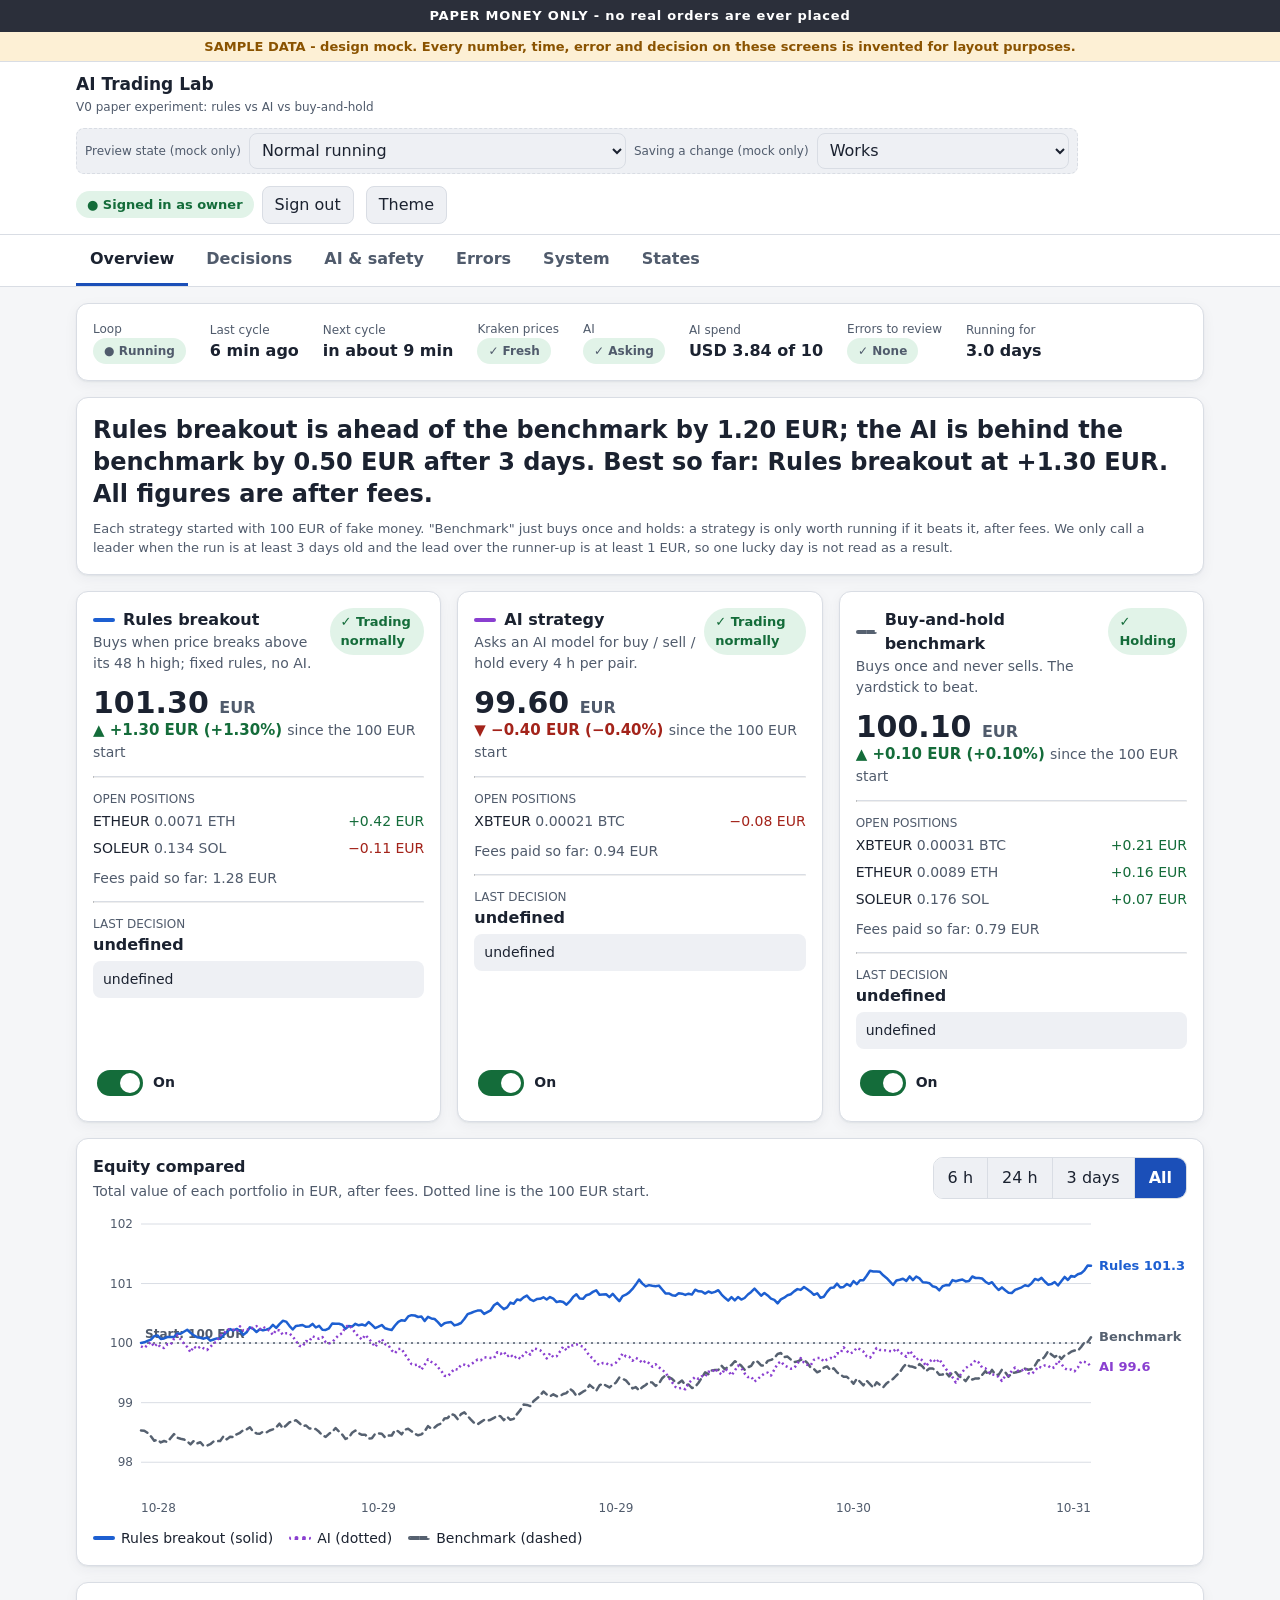
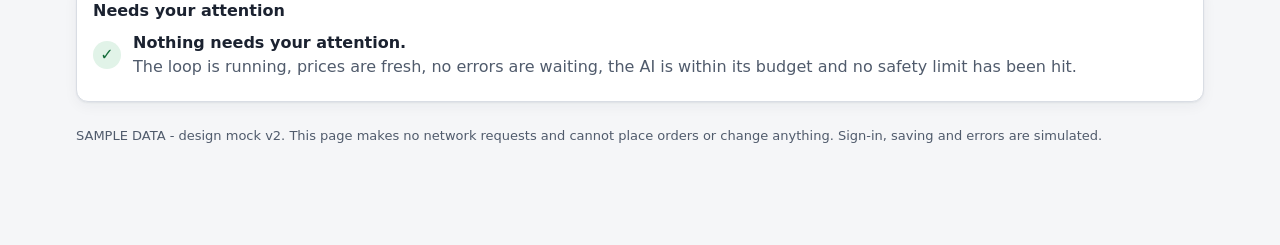
<file: docs/design/dashboard-v2.html>
<!doctype html>
<html lang="en">
<head>
<meta charset="utf-8">
<meta name="viewport" content="width=device-width, initial-scale=1">
<title>AI Trading Lab dashboard (v2 mock)</title>
<style>
:root{
  --bg:#f5f6f8; --surface:#ffffff; --surface2:#eef0f4; --line:#d9dde4; --text:#1b2230; --muted:#505b6c;
  --accent:#1b4fb8; --accent-ink:#ffffff;
  --rules:#1d5fd1; --ai:#8a3fd0; --bench:#566170;
  --good:#146c3a; --good-bg:#e1f3e8; --warn:#8a5300; --warn-bg:#fdf0d5; --bad:#a3231a; --bad-bg:#fde6e3; --info-bg:#e4ecfb;
  --paper:#2b2f3a; --paper-ink:#ffffff; --shadow:0 1px 2px rgba(20,30,50,.06),0 4px 14px rgba(20,30,50,.05);
  --r:12px; color-scheme:light;
}
@media (prefers-color-scheme:dark){:root:not([data-theme="light"]){
  --bg:#0f131a; --surface:#171c25; --surface2:#1f2631; --line:#2f3847; --text:#e8ecf3; --muted:#a6b0c0;
  --accent:#7aa5ff; --accent-ink:#0b1220; --rules:#6ea8ff; --ai:#c39bff; --bench:#a3adb9;
  --good:#5fd08b; --good-bg:#14301f; --warn:#f0b955; --warn-bg:#35280f; --bad:#ff8f84; --bad-bg:#3b1a17; --info-bg:#17274a;
  --paper:#e8ecf3; --paper-ink:#10151d; --shadow:none; color-scheme:dark;}}
:root[data-theme="dark"]{
  --bg:#0f131a; --surface:#171c25; --surface2:#1f2631; --line:#2f3847; --text:#e8ecf3; --muted:#a6b0c0;
  --accent:#7aa5ff; --accent-ink:#0b1220; --rules:#6ea8ff; --ai:#c39bff; --bench:#a3adb9;
  --good:#5fd08b; --good-bg:#14301f; --warn:#f0b955; --warn-bg:#35280f; --bad:#ff8f84; --bad-bg:#3b1a17; --info-bg:#17274a;
  --paper:#e8ecf3; --paper-ink:#10151d; --shadow:none; color-scheme:dark;}
*{box-sizing:border-box}
[hidden]{display:none!important}
html{-webkit-text-size-adjust:100%}
body{margin:0;background:var(--bg);color:var(--text);font:16px/1.5 system-ui,-apple-system,"Segoe UI",Roboto,sans-serif;padding-bottom:76px}
h1,h2,h3,p{margin:0}
button,select,input{font:inherit;color:inherit}
:focus-visible{outline:3px solid var(--accent);outline-offset:2px;border-radius:6px}
.sr{position:absolute;width:1px;height:1px;overflow:hidden;clip:rect(0 0 0 0);white-space:nowrap}
.skip{position:absolute;left:8px;top:-60px;background:var(--accent);color:var(--accent-ink);padding:8px 12px;border-radius:8px;z-index:50}
.skip:focus{top:8px}
.paper{background:var(--paper);color:var(--paper-ink);font-size:13px;font-weight:700;letter-spacing:.06em;text-align:center;padding:6px 12px}
.sample{background:var(--warn-bg);color:var(--warn);font-size:13px;text-align:center;padding:5px 12px;border-bottom:1px solid var(--line);font-weight:600}
header.top{background:var(--surface);border-bottom:1px solid var(--line)}
.top-in{max-width:1160px;margin:0 auto;padding:10px 16px;display:flex;gap:12px;align-items:center;flex-wrap:wrap}
.brand{font-weight:700;font-size:17px;margin-right:auto}
.brand small{display:block;font-weight:400;color:var(--muted);font-size:12px}
.ctrl{display:flex;gap:8px;align-items:center;flex-wrap:wrap}
.ctrl label{font-size:12px;color:var(--muted)}
select,.inp{background:var(--surface2);border:1px solid var(--line);border-radius:8px;padding:6px 8px;min-height:36px}
.inp{width:100%;padding:8px}
.btn{background:var(--surface2);border:1px solid var(--line);border-radius:8px;padding:6px 12px;min-height:36px;cursor:pointer}
.btn:hover{border-color:var(--muted)}
.btn:disabled{opacity:.6;cursor:progress}
.btn.primary{background:var(--accent);color:var(--accent-ink);border-color:var(--accent);font-weight:600}
.btn.danger{background:var(--bad);color:#fff;border-color:var(--bad);font-weight:600}
@media (prefers-color-scheme:dark){:root:not([data-theme="light"]) .btn.danger{color:#1a0805}}
:root[data-theme="dark"] .btn.danger{color:#1a0805}
nav.tabs{background:var(--surface);border-bottom:1px solid var(--line)}
nav.tabs .in{max-width:1160px;margin:0 auto;padding:0 16px;display:flex;gap:4px}
nav a{padding:12px 14px;color:var(--muted);text-decoration:none;font-weight:600;border-bottom:3px solid transparent;white-space:nowrap}
nav a[aria-current="page"]{color:var(--text);border-bottom-color:var(--accent)}
nav a:hover{color:var(--text)}
.badge{display:inline-block;min-width:20px;padding:0 6px;margin-left:4px;border-radius:999px;background:var(--bad);color:#fff;font-size:12px;line-height:20px;text-align:center;font-weight:700}
:root[data-theme="dark"] .badge{color:#1a0805}
@media (prefers-color-scheme:dark){:root:not([data-theme="light"]) .badge{color:#1a0805}}
@media (max-width:719px){
  nav.tabs{position:fixed;bottom:0;left:0;right:0;z-index:20;border-top:1px solid var(--line);border-bottom:0}
  nav.tabs .in{padding:0;justify-content:space-around;gap:0}
  nav a{flex:1;text-align:center;padding:10px 1px 12px;font-size:11.5px;border-bottom:0;border-top:3px solid transparent;white-space:normal;line-height:1.25}
  nav a[aria-current="page"]{border-top-color:var(--accent)}
  .badge{margin-left:2px;min-width:18px;line-height:18px;padding:0 4px;font-size:11px}
}
main{max-width:1160px;margin:0 auto;padding:16px}
.stack>*+*{margin-top:16px}
.card{background:var(--surface);border:1px solid var(--line);border-radius:var(--r);box-shadow:var(--shadow);padding:16px}
.card h2{font-size:16px;margin-bottom:2px}
.sub{color:var(--muted);font-size:14px}
.grid3{display:grid;gap:16px;grid-template-columns:repeat(3,1fr)}
.grid2{display:grid;gap:16px;grid-template-columns:1fr 1fr}
@media (max-width:959px){.grid3{grid-template-columns:1fr}.grid2{grid-template-columns:1fr}}
.banner{border-radius:var(--r);padding:12px 16px;border:1px solid;display:flex;gap:12px;align-items:flex-start}
.banner .ic{font-weight:800;flex:none;width:22px;height:22px;border-radius:50%;display:grid;place-items:center;font-size:13px;margin-top:1px}
.banner.bad{background:var(--bad-bg);border-color:var(--bad);color:var(--text)} .banner.bad .ic{background:var(--bad);color:#fff}
.banner.warn{background:var(--warn-bg);border-color:var(--warn)} .banner.warn .ic{background:var(--warn);color:#fff}
.banner.info{background:var(--info-bg);border-color:var(--accent)} .banner.info .ic{background:var(--accent);color:var(--accent-ink)}
:root[data-theme="dark"] .banner .ic{color:#10151d!important}
@media (prefers-color-scheme:dark){:root:not([data-theme="light"]) .banner .ic{color:#10151d!important}}
.banner b{display:block}
.banner p{font-size:14px;color:var(--text)}
.status-strip{display:flex;flex-wrap:wrap;gap:8px 24px;align-items:center}
.pill{display:inline-flex;align-items:center;gap:6px;padding:3px 10px;border-radius:999px;font-size:13px;font-weight:600;border:1px solid transparent}
.pill.good{background:var(--good-bg);color:var(--good)} .pill.warn{background:var(--warn-bg);color:var(--warn)} .pill.bad{background:var(--bad-bg);color:var(--bad)} .pill.off{background:var(--surface2);color:var(--muted);border-color:var(--line)}
.kv{display:flex;flex-direction:column}.kv span:first-child{font-size:12px;color:var(--muted)}.kv span:last-child{font-weight:600}
.verdict{font-size:20px;line-height:1.35;font-weight:650}
@media (min-width:720px){.verdict{font-size:24px}}
.verdict-wrap{display:flex;gap:16px;flex-wrap:wrap;align-items:flex-start;justify-content:space-between}
.num{font-variant-numeric:tabular-nums}
.pos{color:var(--good)} .neg{color:var(--bad)}
.scard{display:flex;flex-direction:column;gap:12px}
.scard header{display:flex;justify-content:space-between;gap:8px;align-items:flex-start}
.scard h3{font-size:16px;display:flex;align-items:center;gap:8px}
.swatch{width:22px;height:0;border-top:4px solid;display:inline-block;border-radius:2px}
.swatch.bench{border-top-style:dashed}
.equity{font-size:30px;font-weight:700;line-height:1.1}
.pl{font-size:15px;font-weight:600}
.dl{display:grid;grid-template-columns:auto 1fr;gap:4px 12px;font-size:14px;margin:0}
.dl dt{color:var(--muted)} .dl dd{margin:0}
.sep{border-top:1px solid var(--line);margin:0}
.pos-list{list-style:none;margin:0;padding:0;font-size:14px}
.pos-list li{display:flex;justify-content:space-between;gap:8px;padding:3px 0}
.reason{font-size:14px;background:var(--surface2);border-radius:8px;padding:8px 10px}
.switch-row{display:flex;justify-content:space-between;align-items:center;gap:8px;margin-top:auto}
.switch{display:inline-flex;align-items:center;gap:10px;background:none;border:0;padding:4px;cursor:pointer;min-height:44px}
.switch .track{width:46px;height:26px;border-radius:999px;background:var(--muted);position:relative;flex:none;transition:background .15s}
.switch .track::after{content:"";position:absolute;top:3px;left:3px;width:20px;height:20px;border-radius:50%;background:var(--surface);transition:transform .15s}
.switch[aria-checked="true"] .track{background:var(--good)}
.switch[aria-checked="true"] .track::after{transform:translateX(20px)}
.switch .lbl{font-weight:600;font-size:14px}
.chart-head{display:flex;justify-content:space-between;gap:12px;flex-wrap:wrap;align-items:center;margin-bottom:8px}
.seg{display:inline-flex;border:1px solid var(--line);border-radius:10px;overflow:hidden}
.seg button{background:var(--surface2);border:0;padding:8px 14px;min-height:40px;cursor:pointer;border-right:1px solid var(--line)}
.seg button:last-child{border-right:0}
.seg button[aria-pressed="true"]{background:var(--accent);color:var(--accent-ink);font-weight:700}
.legend{display:flex;gap:16px;flex-wrap:wrap;font-size:14px;margin-top:8px}
.legend span{display:inline-flex;align-items:center;gap:6px}
#chart{position:relative}
#chart svg{display:block;width:100%;height:auto;touch-action:pan-y}
.tip{position:absolute;pointer-events:none;background:var(--surface);border:1px solid var(--line);box-shadow:0 4px 14px rgba(0,0,0,.2);border-radius:8px;padding:8px 10px;font-size:13px;min-width:150px;z-index:5}
.tip b{display:block;margin-bottom:2px}
.att-list{list-style:none;margin:8px 0 0;padding:0}
.att-list li{display:flex;gap:10px;padding:10px 0;border-top:1px solid var(--line)}
.al{display:inline-flex;align-items:center;gap:6px;font-size:13px;font-weight:600;margin-top:4px;padding:1px 8px;border-radius:6px;border:1px solid var(--line)}
.al.yes{background:var(--surface2);color:var(--text);border-color:var(--text)}
.al.no{color:var(--muted)}
.empty{display:flex;gap:12px;align-items:center;color:var(--muted);padding:6px 0}
.empty .ic{width:28px;height:28px;border-radius:50%;background:var(--good-bg);color:var(--good);display:grid;place-items:center;font-weight:800;flex:none}
.filters{display:flex;gap:12px;flex-wrap:wrap;align-items:flex-end}
.filters div{display:flex;flex-direction:column;gap:2px}
.tbl-wrap{overflow-x:auto}
table{border-collapse:collapse;width:100%;font-size:14px}
th{text-align:left;font-size:12px;color:var(--muted);font-weight:600;padding:8px 10px;border-bottom:1px solid var(--line);white-space:nowrap}
td{padding:9px 10px;border-bottom:1px solid var(--line);vertical-align:top}
td.r,th.r{text-align:right}
.exp{background:none;border:0;cursor:pointer;color:var(--accent);font-weight:600;padding:2px 4px;text-decoration:underline;min-height:32px}
tr.detail td{background:var(--surface2)}
pre{margin:0;white-space:pre-wrap;word-break:break-word;font:13px/1.45 ui-monospace,Menlo,Consolas,monospace}
code{font:13px ui-monospace,Menlo,Consolas,monospace;background:var(--surface2);padding:1px 5px;border-radius:5px;word-break:break-all}
.meter{height:14px;border-radius:999px;background:var(--surface2);border:1px solid var(--line);overflow:hidden;position:relative}
.meter i{display:block;height:100%;background:var(--accent)}
.meter.warn i{background:var(--warn)}
.meter.full i{background:var(--bad)}
.meter .tick{position:absolute;top:0;bottom:0;width:2px;background:var(--text);opacity:.7}
.big{font-size:28px;font-weight:700}
.dcards{display:none}
@media (max-width:719px){
  .dtable{display:none}
  .dcards{display:block}
  .dcards .item{border-top:1px solid var(--line);padding:12px 0}
}
.chip{font-size:12px;font-weight:700;padding:2px 8px;border-radius:6px;background:var(--surface2);border:1px solid var(--line)}
.chip.buy{background:var(--good-bg);color:var(--good);border-color:transparent}
.chip.sell{background:var(--bad-bg);color:var(--bad);border-color:transparent}
.tl{list-style:none;margin:0;padding:0}
.tl li{padding:10px 0;border-top:1px solid var(--line);display:flex;gap:10px;flex-wrap:wrap;justify-content:space-between}
.gallery{display:grid;gap:16px;grid-template-columns:repeat(2,1fr)}
@media (max-width:959px){.gallery{grid-template-columns:1fr}}
.gal-item{display:flex;flex-direction:column;gap:8px}
.err-h{display:flex;justify-content:space-between;gap:10px;align-items:flex-start}
.err .row2{display:flex;gap:8px;flex-wrap:wrap;align-items:center;margin-top:8px}
.err details-box{display:block}
.errd{margin-top:10px;display:flex;flex-direction:column;gap:10px}
dialog{border:1px solid var(--line);border-radius:var(--r);background:var(--surface);color:var(--text);max-width:480px;width:calc(100% - 32px);padding:20px}
dialog::backdrop{background:rgba(10,14,22,.55)}
dialog h2{font-size:18px;margin-bottom:8px}
dialog ul{padding-left:20px;margin:8px 0}
dialog .row{display:flex;gap:8px;justify-content:flex-end;margin-top:16px;flex-wrap:wrap}
.toast{position:fixed;left:50%;transform:translateX(-50%);bottom:20px;max-width:560px;width:calc(100% - 32px);background:var(--surface);border:1px solid var(--good);border-left-width:6px;border-radius:10px;box-shadow:0 6px 24px rgba(0,0,0,.25);padding:12px 14px;z-index:40;display:flex;gap:12px;align-items:flex-start;justify-content:space-between}
.toast p{font-size:14px}
@media (max-width:719px){.toast{bottom:84px}}
footer{max-width:1160px;margin:0 auto;padding:8px 16px 24px;color:var(--muted);font-size:13px}
details.how summary{cursor:pointer;color:var(--accent);font-weight:600}
.hint{font-size:13px;color:var(--muted)}
.mockctl{background:var(--surface2);border:1px dashed var(--line);border-radius:8px;padding:4px 8px}
</style>
</head>
<body>
<a class="skip" href="#main">Skip to content</a>
<div class="paper" role="status">PAPER MONEY ONLY - no real orders are ever placed</div>
<div class="sample" role="note">SAMPLE DATA - design mock. Every number, time, error and decision on these screens is invented for layout purposes.</div>

<header class="top">
  <div class="top-in">
    <div class="brand">AI Trading Lab<small>V0 paper experiment: rules vs AI vs buy-and-hold</small></div>
    <div class="ctrl mockctl">
      <label for="scn">Preview state (mock only)</label>
      <select id="scn"></select>
      <label for="sim">Saving a change (mock only)</label>
      <select id="sim"><option value="ok">Works</option><option value="db">Database does not answer</option><option value="expired">Session expired</option></select>
    </div>
    <div class="ctrl" id="who"></div>
    <button class="btn" id="theme" type="button" aria-label="Switch between light and dark theme">Theme</button>
  </div>
</header>
<nav class="tabs" aria-label="Main" id="nav">
  <div class="in">
    <a href="#overview" data-v="overview">Overview</a>
    <a href="#decisions" data-v="decisions">Decisions</a>
    <a href="#ai" data-v="ai">AI &amp; safety</a>
    <a href="#errors" data-v="errors" id="nav-err">Errors</a>
    <a href="#system" data-v="system">System</a>
    <a href="#states" data-v="states">States</a>
  </div>
</nav>

<main id="main" tabindex="-1"></main>
<footer>SAMPLE DATA - design mock v2. This page makes no network requests and cannot place orders or change anything. Sign-in, saving and errors are simulated.</footer>

<div class="toast" id="toast" role="status" aria-live="polite" hidden></div>
<dialog id="dlg" aria-labelledby="dlg-title"><div id="dlg-body"></div></dialog>

<script>
"use strict";
/* ---------- helpers ---------- */
const $ = (s, r=document) => r.querySelector(s);
const esc = s => String(s).replace(/[&<>"']/g, c => ({'&':'&amp;','<':'&lt;','>':'&gt;','"':'&quot;',"'":'&#39;'}[c]));
const eur = (v, signed) => (signed && v>0 ? '+' : v<0 ? '−' : '') + Math.abs(v).toFixed(2) + ' EUR';
const pct = v => (v>0?'+':v<0?'−':'') + Math.abs(v).toFixed(2) + '%';
const cls = v => v>0.004 ? 'pos' : v<-0.004 ? 'neg' : '';
const NOW = Date.UTC(2026,9,31,10,5);      // sample "now" (UTC)
const START = Date.UTC(2026,9,28,16,20);   // first cycle (sample)
const fmtT = t => new Date(t).toISOString().slice(5,16).replace('T',' ') + ' UTC';
const hhmm = t => new Date(t).toISOString().slice(11,16) + ' UTC';
const ago = m => m < 1 ? 'just now' : m < 60 ? Math.round(m)+' min ago' : m < 1440 ? (m/60).toFixed(1)+' h ago' : (m/1440).toFixed(1)+' days ago';
const about = m => m < 90 ? 'about '+Math.round(m)+' min' : 'about '+Math.round(m/60)+' h';
function rng(seed){return()=>{seed|=0;seed=seed+0x6D2B79F5|0;let t=Math.imul(seed^seed>>>15,1|seed);t=t+Math.imul(t^t>>>7,61|t)^t;return((t^t>>>14)>>>0)/4294967296}}

/* ---------- scenarios ---------- */
const SCENARIOS = {
  normal:   'Normal running',
  close:    'Normal, close race (gap under 1 EUR)',
  first:    'First hours, no data yet',
  errors:   'Errors present',
  stuck:    'AI strategy stopped working (cycle failing)',
  stalled:  'Loop stalled',
  kraken:   'Kraken unreachable',
  budget80: 'AI budget at 83% (warning)',
  budget:   'AI paused: budget used',
  breaker:  'AI paused: failure breaker',
  off:      'Strategy switched off (wind-down)',
  daily:    'Daily-loss pause',
  latch:    'Drawdown latch'
};
const S = { view:'overview', range:'All', scn:'normal', auth:true, sim:'ok', on:{rules:true, ai:true, bench:true}, audit:[],
  filt:{strategy:'all',pair:'all',action:'all',status:'all'}, open:{}, errs:[], eopen:{}, efilt:{comp:'all',status:'all'} };
const VIEWS = ['overview','decisions','ai','errors','system','states'];
const META = {
  rules:{name:'Rules breakout', color:'var(--rules)', blurb:'Buys when price breaks above its 48 h high; fixed rules, no AI.'},
  ai:   {name:'AI strategy',    color:'var(--ai)',    blurb:'Asks an AI model for buy / sell / hold every 4 h per pair.'},
  bench:{name:'Buy-and-hold benchmark', color:'var(--bench)', blurb:'Buys once and never sells. The yardstick to beat.'}
};
const PAIRS = ['XBTEUR','ETHEUR','SOLEUR'];
const COMP = {data:'Data collection', rules:'Rules strategy', ai:'AI strategy', broker:'Paper broker', db:'Database', dash:'Dashboard'};
const LIMITS = [
  ['Starting capital per strategy','EUR 100.00 (virtual)'],['Fee per side','0.80%'],['Max size of one position','20% of equity'],
  ['Max total exposure','40% of equity'],['Daily-loss pause','3% of starting capital: no new entries until 00:00 UTC'],
  ['Drawdown latch','10% below the best value reached: stops new entries until cleared by hand'],
  ['Stop-loss','−5% from entry'],['Take-profit','+8% from entry'],['Maximum hold','72 hours'],
  ['Cooldown after a stop-out','6 hours'],['Entries per pair','1 per 24 hours'],
  ['AI budget in total','USD 10.00: heads-up at 80% (USD 8.00), stops asking at 100%'],
  ['AI failure breaker','After 5 calls with an unknown outcome in the last 24 h the AI stops asking, until the oldest of those 5 is more than 24 h old']
];
/* alert policy: id, name, fires when, threshold (all thresholds PROPOSED unless the owner stated them) */
const RULES = [
  {id:'R1', name:'Something broke', when:'The code raised an error it did not expect (anything that is not a normal, handled condition such as a single network timeout).', thr:'On the first time a new kind of error appears (same error type and place). Repeats are grouped, not re-sent. It alerts again if an acknowledged error comes back.'},
  {id:'R2', name:'A strategy or the loop stopped working', when:'No cycle finished, or a strategy recorded no decision or equity point, or its cycle keeps failing.', thr:'Nothing recorded for 40 minutes, or the same strategy fails 3 cycles in a row (45 minutes).'},
  {id:'R3', name:'Kraken is unreachable', when:'Fresh prices stop arriving from Kraken.', thr:'Newest price of any pair older than 45 minutes. A single timeout that recovers does not alert.'},
  {id:'R4', name:'The AI provider is unreachable', when:'Calls to the AI provider fail or time out.', thr:'3 calls in a row end with an unknown outcome, or the failure breaker trips (5 in 24 hours).'},
  {id:'R5', name:'Needs your decision', when:'Something only you can resolve.', thr:'A drawdown latch is on; the AI budget reaches 80% (heads-up) and again at 100% (stopped).'}
];
const PAGE_ONLY = [
  ['Daily-loss pause','It lifts itself at 00:00 UTC. Nothing for you to do.'],
  ['A strategy you switched off','You did it on purpose; it is in the audit trail.'],
  ['AI not activated yet, or the first hours of the run','Informational.'],
  ['A single Kraken or AI timeout that recovered','Shown in Errors as "expected"; counts toward R3 or R4 only if it keeps happening.'],
  ['Who is ahead','Performance is never an alert.']
];

/* ---------- sample errors ---------- */
function makeErrs(sc){
  const m = x => NOW - x*60e3;
  const e = [
   {id:'e1', comp:'data', strat:null, pair:'SOLEUR', count:7, first:m(3900), last:m(85), status:'seen', expected:true, recovered:true,
    head:'Kraken did not answer in time. The next cycle got fresh prices, so nothing was lost.',
    cls:'ReadTimeout', where:'live/kraken_client.py: fetch_ohlc',
    msg:'httpx.ReadTimeout: timed out while reading the response from the Kraken public API (request to /0/public/OHLC, attempt 3 of 3).',
    trace:'Traceback (most recent call last):\n  File "live/loop.py", line 212, in run_cycle\n    candles = self.kraken.fetch_ohlc(pair, interval=15)\n  File "live/kraken_client.py", line 88, in fetch_ohlc\n    resp = self._get("/0/public/OHLC", params=params)\n  File "live/kraken_client.py", line 51, in _get\n    return self._http.get(url, timeout=10)\nhttpx.ReadTimeout: timed out',
    ref:{cycle:'cyc-20261031-0825', decision:null}},
   {id:'e2', comp:'db', strat:'rules', pair:null, count:2, first:m(2600), last:m(1300), status:'ack', ackAt:m(1200), expected:true, recovered:true,
    head:'The database dropped the connection in the middle of a cycle. The cycle was retried and succeeded.',
    cls:'OperationalError', where:'live/store.py: write_equity',
    msg:'psycopg.OperationalError: server closed the connection unexpectedly (host=[REDACTED], password=[REDACTED])',
    trace:'Traceback (most recent call last):\n  File "live/loop.py", line 240, in run_cycle\n    self.store.write_equity(strategy_id, point)\n  File "live/store.py", line 133, in write_equity\n    cur.execute(INSERT_EQUITY, params)\npsycopg.OperationalError: server closed the connection unexpectedly',
    ref:{cycle:'cyc-20261030-0815', decision:null}},
   {id:'e3', comp:'ai', strat:'ai', pair:'ETHEUR', count:3, first:m(560), last:m(140), status:'new', expected:false, recovered:false,
    head:'The AI strategy hit an unexpected error while reading the AI answer, so it skipped that review. Needs a look: this is a bug, not a network problem.',
    cls:'ValueError', where:'live/ai_strategy.py: parse_proposal',
    msg:'ValueError: could not convert string to float: \'n/a\' (field "confidence", model answer length 212 chars, api_key=[REDACTED])',
    trace:'Traceback (most recent call last):\n  File "live/loop.py", line 266, in run_strategy\n    proposals = strategy.decide(snapshot)\n  File "live/ai_strategy.py", line 141, in decide\n    proposal = parse_proposal(answer)\n  File "live/ai_strategy.py", line 97, in parse_proposal\n    confidence = float(data["confidence"])\nValueError: could not convert string to float: \'n/a\'',
    ref:{cycle:'cyc-20261031-0745', decision:'dec-4f2a91'}},
   {id:'e4', comp:'broker', strat:'rules', pair:'SOLEUR', count:1, first:m(3000), last:m(3000), status:'seen', expected:false, recovered:false,
    head:'The paper broker refused to book a sell because the arithmetic would have left cash slightly below zero (a rounding case).',
    cls:'InvariantViolation', where:'live/paper_broker.py: apply_fill',
    msg:'InvariantViolation: cash would become -0.0003 EUR after fill (qty=0.134, fee_basis=quote, price=EUR 142.10)',
    trace:'Traceback (most recent call last):\n  File "live/loop.py", line 281, in execute\n    fill = broker.apply_fill(intent)\n  File "live/paper_broker.py", line 77, in apply_fill\n    self._check_invariants(new_state)\nInvariantViolation: cash would become -0.0003 EUR after fill',
    ref:{cycle:'cyc-20261029-1600', decision:'dec-19c07e'}}
  ];
  if(sc==='stuck'){ const x=e.find(q=>q.id==='e3'); x.count=5; x.first=m(66); x.last=m(6); x.status='new';
    x.head='The AI strategy fails every cycle on the same unexpected error. It has recorded nothing for about an hour.'; x.ref={cycle:'cyc-20261031-0950', decision:'dec-77b3c0'}; }
  return e;
}

/* ---------- derived sample data ---------- */
function model(){
  const sc = S.scn, first = sc==='first';
  const n = first ? 6 : 289;
  const r = rng(11), out = {};
  const walk = (drift, vol, start) => { let v=start, a=[]; for(let i=0;i<n;i++){ v += drift + (r()-.5)*vol; a.push(v);} return a; };
  let rules = walk(.0011,.16,100), ai = walk(.0007,.2,100), bench = walk(.0004,.17,98.5);
  const shape = (a, end) => { const k = end - a[n-1]; return a.map((v,i)=> v + k*(i/(n-1))); };
  if(!first){
    const ends = sc==='close' ? [100.6,99.8,100.2] : [101.3,99.6,100.1];
    rules = shape(rules, ends[0]); ai = shape(ai, ends[1]); bench = shape(bench, ends[2]);
  } else {
    bench = [100,98.41,98.52,98.47,98.60,98.55]; rules=[100,100,100,100,100,100]; ai=[100,100,100,100,100,100];
  }
  const ramp = (a, k, d) => { for(let i=0;i<k;i++){ const j=a.length-1-i; a[j] -= d*(1-i/k); } };
  if(sc==='daily'){ ramp(rules,14,3.4); rules[n-1]=rules[n-2]; }
  if(sc==='latch'){ const pk = Math.max(...ai.slice(0,n-30)); for(let i=n-30;i<n;i++) ai[i] = Math.min(ai[i], pk*0.895 + (i-(n-30))*0.01); }
  const ts = Array.from({length:n},(_,i)=> first ? START + i*15*60e3 : NOW - (n-1-i)*15*60e3);
  out.ts = ts; out.series = {rules, ai, bench};
  out.hours = Math.round((ts[n-1]-ts[0])/3600e3);

  out.loop = { age: 6, next: 'in about 9 min', alive:true };
  out.kraken = PAIRS.map((p,i)=>({pair:p, age:[0.4,0.4,0.5][i], ok:true}));
  out.ai = { state:'active', spent:3.84, cap:10, calls:11, callsToday:11, unk:[1180], breakerAt:5, warnAt:80 };
  out.risk = { rules:{kind:'ok'}, ai:{kind:'ok'}, bench:{kind:'ok'} };
  out.attention = [];
  out.banner = null;
  const att = (k,t,p,alert,rule,go) => out.attention.push({k,t,p,alert,rule,go});
  if(first){ out.ai = {state:'off', spent:0, cap:10, calls:0, callsToday:0, unk:[], breakerAt:5, warnAt:80}; out.loop.age=3; out.loop.next='in about 12 min'; }
  if(sc==='stalled'){ out.loop = {age:73, next:'overdue by about 58 min', alive:false};
    out.banner = {k:'bad', t:'The loop has stopped', p:'No cycle has finished for 73 minutes (normal is every 15). Nothing new is being traded or recorded. Open positions are not being watched until it restarts. On the server: run the health check and look at the logs, see the runbook.'};
    att('bad','Loop stalled','Last cycle finished 73 minutes ago. The server restarts it automatically after repeated failures; if this stays red for 30 more minutes, check the server.',true,'R2'); }
  if(sc==='stuck'){ out.risk.ai = {kind:'fail', t:'Not working', p:'Its cycle has failed 5 times in a row (about 66 minutes). No decision or equity point recorded since 09:00 UTC. Rules and benchmark are unaffected. See Errors.'};
    out.banner = {k:'bad', t:'The AI strategy has stopped working', p:'Its cycle fails every 15 minutes on the same unexpected error, so it records nothing and decides nothing. Positions it holds are not being watched by it until this is fixed. Rules and benchmark continue normally.'};
    att('bad','AI strategy is not working','5 cycles in a row failed (limit before alert: 3). No decisions or equity points for about 66 minutes. The cause is in Errors.',true,'R2','errors'); }
  if(sc==='kraken'){ out.kraken = PAIRS.map(p=>({pair:p, age:47, ok:false}));
    out.banner = {k:'bad', t:'Kraken prices are unreachable', p:'The loop is running but could not get fresh prices for 47 minutes. While data is missing or stale, no strategy opens new positions. Equity shown is from the last good prices.'};
    att('bad','No fresh prices from Kraken','All three pairs are stale (47 min; alert limit 45). New entries are blocked automatically. Usually resolves itself; look at the System page if it lasts over an hour.',true,'R3'); }
  if(sc==='budget80'){ out.ai = {state:'active', spent:8.31, cap:10, calls:430, callsToday:15, unk:[1180], breakerAt:5, warnAt:80};
    out.banner = {k:'warn', t:'The AI has used 83% of its USD 10 budget', p:'USD 1.69 is left. At 100% the AI stops asking and only manages exits for positions it already holds; rules and benchmark continue. Nothing for you to do now, but decide whether you want the AI to keep running to the end of the experiment.'};
    att('warn','AI budget at 83%','USD 8.31 of USD 10.00 spent (heads-up level is 80%). It stops asking at 100%.',true,'R5'); }
  if(sc==='budget'){ out.ai = {state:'budget', spent:10.0, cap:10, calls:508, callsToday:18, unk:[1180,700], breakerAt:5, warnAt:80};
    out.banner = {k:'warn', t:'The AI is paused: its USD 10 budget is used up', p:'The AI strategy makes no more calls and only manages exits for positions it already holds. It does not resume by itself: raising the cap needs a new decision from you. Rules and benchmark continue.'};
    att('warn','AI budget fully used','USD 10.00 of USD 10.00 spent. The AI strategy opens nothing new. Raising the cap needs a new decision from you.',true,'R5'); }
  if(sc==='breaker'){ out.ai = {state:'breaker', spent:5.12, cap:10, calls:260, callsToday:14, unk:[1080,840,560,300,95], breakerAt:5, warnAt:80};
    const rs = aiResume(out.ai);
    out.banner = {k:'warn', t:'The AI is paused: the failure breaker tripped', p:`Five AI calls in the last 24 hours ended with an unknown result (for example a timeout). The AI stops asking until the oldest of those 5 is more than 24 hours old: it resumes in ${about(rs)}, at about ${hhmm(NOW+rs*60e3)}. Rules and benchmark are unaffected.`};
    att('warn','The AI provider is not answering',`5 unknown call outcomes in 24 h, so the AI is paused. It resumes in ${about(rs)} (when the oldest of the 5 is 24 h old). Spend so far USD 5.12 of 10.`,true,'R4'); }
  if(sc==='daily'){ out.risk.rules = {kind:'daily', t:'Paused for today', p:'Lost 3.4% of its starting capital today. No new entries until 00:00 UTC; stop-loss and exits still run.'};
    att('warn','Rules breakout paused for the day','Daily-loss limit (3%) reached. It resumes by itself at 00:00 UTC. Nothing to do.',false,null); }
  if(sc==='latch'){ out.risk.ai = {kind:'latch', t:'Drawdown latch on', p:'Fell 10.5% below its best value. New entries stay blocked until you clear it by hand; exits still run.'};
    att('bad','AI strategy latched by drawdown','It is 10.5% below its best value (limit 10%). It will not open positions again until you clear the latch. Decide whether to clear it or leave it for the comparison.',true,'R5'); }
  ['rules','ai','bench'].filter(k=>!S.on[k]).forEach(k=>{ att('info', META[k].name+' is switched off','Wind-down: it opens nothing new and spends nothing, its stop-loss and exits still run and its curve keeps being recorded.',false,null); });
  if(sc==='off') out.banner = {k:'info', t:'Rules breakout is switched off (wind-down)', p:'It will not open new positions. Its stop-loss, take-profit and time exits still run, and its equity is still recorded so the comparison stays fair. Switch it back on at any time.'};
  if(out.ai.state==='off' && first) att('info','AI strategy not activated yet','It needs your OpenAI key and the verified price before it starts. Rules and benchmark are running.',false,null);
  if(first) out.banner = {k:'info', t:'Just started: not much to see yet', p:'The loop has run for about 1 hour. The benchmark bought its three positions; the other strategies are waiting for a signal. Curves become meaningful after a day or two.'};
  // errors
  const unack = S.errs.filter(x=>x.status!=='ack');
  out.unack = unack.length;
  if(unack.length){
    const unexp = unack.filter(x=>!x.expected), latest = [...unack].sort((a,b)=>b.last-a.last)[0];
    att(unexp.length?'bad':'warn', `${unack.length} error${unack.length>1?'s':''} not acknowledged`,
      `${unack.length} kind${unack.length>1?'s':''} of error recorded and not yet acknowledged by you (${unexp.length} unexpected, ${unack.length-unexp.length} expected network or database hiccups that recovered). Most recent: ${COMP[latest.comp]}, ${latest.cls}, ${ago((NOW-latest.last)/60e3)}.`,
      unexp.length>0,'R1','errors');
  }
  const order = {bad:0,warn:1,info:2}; out.attention.sort((a,b)=>order[a.k]-order[b.k]);
  out.isFirst = first;
  return out;
}
/* minutes until the AI failure breaker releases: it needs the count in the last 24 h to fall to 4 */
function aiResume(ai){
  if(ai.unk.length < ai.breakerAt) return null;
  const s = [...ai.unk].sort((a,b)=>b-a);          // oldest first (minutes ago)
  return 1440 - s[s.length - ai.breakerAt];
}

function cardFacts(k, m){
  const s = m.series[k], last = s[s.length-1];
  const f = {
    rules:{pos:[['ETHEUR','0.0071 ETH',  '+0.42 EUR'],['SOLEUR','0.134 SOL','−0.11 EUR']], fees:'1.28 EUR', last:{t:'Held ETH/EUR', why:'Price is still above its entry and below the +8% take-profit, and no exit rule has triggered.', when:25}},
    ai:   {pos:[['XBTEUR','0.00021 BTC','−0.08 EUR']], fees:'0.94 EUR', last:{t:'Hold, no action on SOL/EUR', why:'AI answered "hold": momentum is mixed and the spread is wide relative to the expected move.', when:140}},
    bench:{pos:[['XBTEUR','0.00031 BTC','+0.21 EUR'],['ETHEUR','0.0089 ETH','+0.16 EUR'],['SOLEUR','0.176 SOL','+0.07 EUR']], fees:'0.79 EUR', last:{t:'Bought once, then holds', why:'The benchmark buys equal parts of the three pairs at the start and never sells.', when:4300}}
  }[k];
  if(m.isFirst){
    if(k==='rules'){ f.pos=[]; f.fees='0.00 EUR'; f.last={t:'Waiting', why:'No breakout above the 48 h high yet. It does nothing until one appears.', when:15}; }
    if(k==='ai'){ f.pos=[]; f.fees='0.00 EUR'; f.last={t:'Not active', why:'The AI strategy has not been activated yet.', when:null}; }
    if(k==='bench'){ f.fees='0.79 EUR'; f.last.when=60; }
  }
  if(m.kraken[0].ok===false && k!=='bench'){ f.last={t:'Hold, no data', why:'No fresh prices from Kraken, so no decisions could be made.', when:47}; }
  if(k==='ai' && m.ai.state==='budget') f.last={t:'Hold, AI unavailable', why:'The AI budget is used up (global spending limit), so it was not asked. It does not resume by itself.', when:20};
  if(k==='ai' && m.ai.state==='breaker'){ const rs=aiResume(m.ai); f.last={t:'Hold, AI paused', why:`The AI failure breaker is tripped, so it was not asked. It resumes in ${about(rs)}, when the oldest of the 5 failed calls is 24 h old.`, when:20}; }
  if(k==='ai' && m.risk.ai.kind==='fail') f.last={t:'No decision: the cycle failed', why:'The AI strategy raised an unexpected error in each of its last 5 cycles, so no decision was recorded. See the Errors page.', when:66};
  if(!S.on[k]) f.last={t:'Hold, switched off', why:'Strategy is switched off: it opens nothing new but still manages exits.', when:15};
  return {...f, last, start:100, pl:last-100, plp:(last-100)};
}

/* ---------- decisions sample ---------- */
const DEC = [
 {id:1, mins:25,  s:'rules', pair:'ETHEUR', a:'hold', st:'logged', why:'Holding ETH/EUR: still inside the +8% take-profit and -5% stop-loss band.'},
 {id:2, mins:25,  s:'rules', pair:'SOLEUR', a:'hold', st:'logged', why:'Holding SOL/EUR: no exit rule triggered.'},
 {id:3, mins:140, s:'ai', pair:'SOLEUR', a:'hold', st:'logged', ai:{call:'call-0a91',model:'sample-model',tokens:'1 920 in / 96 out',cost:0.0069,answer:'{"action":"hold","reason":"Momentum is mixed; spread is wide against the expected move."}'}, why:'AI answered hold: momentum mixed and spread wide.'},
 {id:4, mins:145, s:'ai', pair:'XBTEUR', a:'hold', st:'logged', ai:{call:'call-0a90',model:'sample-model',tokens:'1 905 in / 88 out',cost:0.0068,answer:'{"action":"hold","reason":"Position is small gain; no reason to add or close."}'}, why:'AI answered hold: position has a small gain, no reason to change it.'},
 {id:5, mins:380, s:'ai', pair:'XBTEUR', a:'buy', st:'filled', amt:'19.90 EUR', ai:{call:'call-0a8c',model:'sample-model',tokens:'2 010 in / 131 out',cost:0.0086,answer:'{"action":"buy","reason":"Price broke above recent range on rising volume."}'}, why:'AI proposed a buy: price broke above its recent range on rising volume. Code sized it at 19.90 EUR (20% of equity) and filled it at the order book price plus 0.80% fee.'},
 {id:6, mins:610, s:'rules', pair:'ETHEUR', a:'buy', st:'filled', amt:'20.10 EUR', why:'Buy: the last 15-minute candle closed above the highest price of the previous 48 h on at least the median volume.'},
 {id:7, mins:700, s:'ai', pair:'ETHEUR', a:'hold', st:'refused', ai:{call:null,model:'-',tokens:'0',cost:0,answer:'(not asked)'}, why:'Not asked: the AI failure breaker was tripped at the time (ai_unavailable_failure_breaker).'},
 {id:8, mins:1010, s:'rules', pair:'SOLEUR', a:'buy', st:'rejected', amt:'20.30 EUR', why:'Buy was refused: the price spread was wider than 2.5%, which would cost more than the trade is worth.'},
 {id:9, mins:1500, s:'rules', pair:'XBTEUR', a:'sell', st:'filled', amt:'20.40 EUR', why:'Sold BTC/EUR: stop-loss. It fell 5% below its entry price. A 6 h cooldown follows.'},
 {id:10, mins:2100, s:'ai', pair:'SOLEUR', a:'sell', st:'filled', amt:'19.20 EUR', ai:{call:'call-0a52',model:'sample-model',tokens:'1 980 in / 120 out',cost:0.0081,answer:'{"action":"sell","reason":"Price lost its short-term trend; protect the gain."}'}, why:'AI proposed closing the position: the short-term trend broke. The whole position was sold.'},
 {id:11, mins:4300, s:'bench', pair:'XBTEUR', a:'buy', st:'filled', amt:'32.80 EUR', why:'Benchmark entry: buys an equal share of each pair once and then holds.'},
 {id:12, mins:4300, s:'bench', pair:'ETHEUR', a:'buy', st:'filled', amt:'32.80 EUR', why:'Benchmark entry: buys an equal share of each pair once and then holds.'},
 {id:13, mins:4300, s:'bench', pair:'SOLEUR', a:'buy', st:'filled', amt:'32.80 EUR', why:'Benchmark entry: buys an equal share of each pair once and then holds.'}
];
function aiCalls(m){
  const ok = DEC.filter(d=>d.ai && d.ai.call).map(d=>({id:d.ai.call, mins:d.mins, pair:d.pair, ans:d.a, tokens:d.ai.tokens, cost:d.ai.cost, res:'settled'}));
  const bad = m.ai.unk.map((mins,i)=>({id:'call-u'+(i+1), mins, pair:PAIRS[i%3], ans:'(no answer)', tokens:'2 000 reserved', cost:0.0240, res:'unknown outcome (timeout), charged at worst case', unknown:true}));
  return [...ok,...bad].sort((a,b)=>a.mins-b.mins);
}

/* ---------- rendering ---------- */
const main = $('#main');
function badgeRisk(r){
  if(r.kind==='ok') return '<span class="pill good">✓ Trading normally</span>';
  if(r.kind==='daily') return '<span class="pill warn">⏸ '+esc(r.t)+'</span>';
  return '<span class="pill bad">⛔ '+esc(r.t)+'</span>';
}
function bannerHTML(b){ if(!b) return ''; const ic={bad:'!',warn:'!',info:'i'}[b.k];
  return `<div class="banner ${b.k}" role="${b.k==='bad'?'alert':'status'}"><span class="ic" aria-hidden="true">${ic}</span><div><b>${esc(b.t)}</b><p>${esc(b.p)}</p></div></div>`; }

/* verdict: "too early to tell" if the run is young (< 72 h) or the lead over the runner-up is under 1 EUR */
const SHORT = {rules:'Rules breakout',ai:'AI',bench:'Benchmark'};
function verdict(m){
  const f = {rules:cardFacts('rules',m), ai:cardFacts('ai',m), bench:cardFacts('bench',m)};
  const ks = ['rules','ai','bench'].filter(k=>!(k==='ai' && m.ai.state==='off'));
  const sorted = [...ks].sort((x,y)=>f[y].pl-f[x].pl);
  const stand = sorted.map(k=>`${SHORT[k]} ${eur(f[k].pl,true)}`).join(', ');
  if(m.isFirst) return {early:true, text:`Too early to tell: the run is about ${m.hours+1} hour old. The benchmark has bought in; the others are waiting for a signal.`};
  const gap = f[sorted[0]].pl - f[sorted[1]].pl, young = m.hours < 72;
  if(young || gap < 1){
    const why = young && gap < 1 ? `the run is only ${m.hours} hours old and the lead is only ${gap.toFixed(2)} EUR`
      : young ? `the run is only ${m.hours} hours old` : `the gap between the first two is only ${gap.toFixed(2)} EUR, which a single lucky or unlucky day can produce`;
    return {early:true, text:`Too early to tell: ${why}. For now, after fees: ${stand}.`};
  }
  const d = m.hours >= 48 ? Math.round(m.hours/24)+' days' : m.hours+' hours';
  const b = f.bench.pl;
  const cmp = (k, label) => { if(k==='ai' && m.ai.state==='off') return null; const diff = f[k].pl - b; return `${label} is ${Math.abs(diff)<0.05?'level with':(diff>0?'ahead of':'behind')} the benchmark${Math.abs(diff)<0.05?'':' by '+Math.abs(diff).toFixed(2)+' EUR'}`; };
  const a = cmp('rules','Rules breakout'), c = cmp('ai','the AI');
  let s = (a||'') + (c ? (a?'; ':'') + c : '') + ' after ' + d + '.';
  s = s.charAt(0).toUpperCase()+s.slice(1);
  return {early:false, text: s + ` Best so far: ${META[sorted[0]].name} at ${eur(f[sorted[0]].pl,true)}. All figures are after fees.`};
}

function stratCard(k, m){
  const f = cardFacts(k, m), on = S.on[k], risk = m.risk[k];
  const e = m.series[k][m.series[k].length-1];
  const aiOff = k==='ai' && m.ai.state==='off';
  const lastWhen = f.last.when==null ? '' : ago(f.last.when);
  const swState = aiOff ? 'Not activated' : on ? 'On' : 'Off (wind-down)';
  return `<article class="card scard" aria-labelledby="sc-${k}">
    <header><div><h3 id="sc-${k}"><span class="swatch ${k==='bench'?'bench':''}" style="border-top-color:${META[k].color}" aria-hidden="true"></span>${esc(META[k].name)}</h3>
      <p class="sub">${esc(META[k].blurb)}</p></div>
      ${aiOff ? '<span class="pill off">Not activated</span>' : on ? (k==='bench'?'<span class="pill good">✓ Holding</span>':badgeRisk(risk)) : '<span class="pill off">⏻ Switched off</span>'}
    </header>
    <div><div class="equity num">${e.toFixed(2)} <span style="font-size:16px;font-weight:600" class="sub">EUR</span></div>
      <div class="pl num ${cls(f.pl)}">${f.pl>0?'▲':f.pl<0?'▼':'▬'} ${eur(f.pl,true)} (${pct(f.plp)}) <span class="sub" style="font-weight:400">since the 100 EUR start</span></div></div>
    ${risk.p && on ? `<p class="reason" style="border-left:4px solid var(--${risk.kind==='daily'?'warn':'bad'})">${esc(risk.p)}</p>`:''}
    <hr class="sep">
    <div><p class="sub" style="font-size:12px">OPEN POSITIONS</p>
      ${f.pos.length ? '<ul class="pos-list">'+f.pos.map(p=>`<li><span>${esc(p[0])} <span class="sub">${esc(p[1])}</span></span><span class="num ${cls(p[2].includes('−')?-1:1)}">${esc(p[2])}</span></li>`).join('')+'</ul>' : '<p class="sub">None. Holding only cash.</p>'}
      <p class="sub" style="margin-top:6px">Fees paid so far: <span class="num">${f.fees}</span></p></div>
    <hr class="sep">
    <div><p class="sub" style="font-size:12px">LAST DECISION ${lastWhen?'· '+esc(lastWhen):''}</p>
      <p style="font-weight:600">${esc(f.last.t)}</p><p class="reason" style="margin-top:4px">${esc(f.last.why)}</p></div>
    <div class="switch-row">
      <button class="switch" role="switch" aria-checked="${on && !aiOff}" data-sw="${k}" ${aiOff?'disabled':''} aria-label="${esc(META[k].name)} on or off"><span class="track" aria-hidden="true"></span><span class="lbl">${esc(swState)}</span></button>
    </div>
  </article>`;
}

/* ---- chart ---- */
function chartData(m){
  const n = m.ts.length; const R = S.range;
  const hrs = {'6 h':6,'24 h':24,'3 days':72,'All':1e9}[R];
  const from = m.ts[n-1] - hrs*3600e3;
  return m.ts.map((t,i)=>i).filter(i=>m.ts[i] >= from);
}
function drawChart(){
  const m = M, box = $('#chart'); if(!box) return;
  const W = Math.max(320, box.clientWidth), mobile = W<560, H = mobile?250:310;
  const pad = {l:48, r:mobile?64:96, t:14, b:28};
  const idx = chartData(m);
  const keys = ['bench','rules','ai'];
  const vis = keys.filter(k=> !(k==='ai' && m.ai.state==='off'));
  let lo=100, hi=100; idx.forEach(i=>vis.forEach(k=>{const v=m.series[k][i]; lo=Math.min(lo,v); hi=Math.max(hi,v);}));
  lo = Math.floor((lo-0.4)*2)/2; hi = Math.ceil((hi+0.4)*2)/2;
  const t0 = m.ts[idx[0]], t1 = m.ts[idx[idx.length-1]];
  const X = t => pad.l + (idx.length>1 ? (t-t0)/(t1-t0) : .5) * (W-pad.l-pad.r);
  const Y = v => pad.t + (hi-v)/(hi-lo) * (H-pad.t-pad.b);
  let g = '';
  const step = (hi-lo) > 6 ? 2 : (hi-lo) > 3 ? 1 : .5;
  for(let v=Math.ceil(lo/step)*step; v<=hi+1e-9; v+=step){ g += `<line x1="${pad.l}" x2="${W-pad.r}" y1="${Y(v)}" y2="${Y(v)}" stroke="var(--line)" stroke-width="1"/><text x="${pad.l-8}" y="${Y(v)+4}" text-anchor="end" font-size="12" fill="var(--muted)">${v.toFixed(v%1?1:0)}</text>`; }
  g += `<line x1="${pad.l}" x2="${W-pad.r}" y1="${Y(100)}" y2="${Y(100)}" stroke="var(--muted)" stroke-width="1.5" stroke-dasharray="2 4"/><text x="${pad.l+4}" y="${Y(100)-5}" font-size="12" font-weight="600" fill="var(--muted)">Start: 100 EUR</text>`;
  const nt = mobile?3:5;
  for(let j=0;j<nt;j++){ const t = t0 + (t1-t0)*j/(nt-1); const d = new Date(t); const lab = (t1-t0) > 36*3600e3 ? d.toISOString().slice(5,10) : d.toISOString().slice(11,16);
    g += `<text x="${X(t)}" y="${H-8}" text-anchor="${j==0?'start':j==nt-1?'end':'middle'}" font-size="12" fill="var(--muted)">${lab}</text>`; }
  const dash = {bench:'7 5', rules:'', ai:'2 3'};
  let paths='', labels=[];
  vis.forEach(k=>{
    const d = idx.map((i,j)=> (j?'L':'M')+X(m.ts[i]).toFixed(1)+' '+Y(m.series[k][i]).toFixed(1)).join(' ');
    paths += `<path d="${d}" fill="none" stroke="${META[k].color}" stroke-width="2.5" ${dash[k]?`stroke-dasharray="${dash[k]}"`:''} stroke-linejoin="round" stroke-linecap="${k==='ai'?'butt':'round'}"/>`;
    labels.push({k, y:Y(m.series[k][idx[idx.length-1]]), v:m.series[k][idx[idx.length-1]]});
  });
  labels.sort((a,b)=>a.y-b.y); for(let i=1;i<labels.length;i++) if(labels[i].y-labels[i-1].y<15) labels[i].y = labels[i-1].y+15;
  const short = {rules:'Rules',ai:'AI',bench:'Benchmark'};
  labels.forEach(l=>{ paths += `<text x="${W-pad.r+8}" y="${l.y+4}" font-size="${mobile?12:13}" font-weight="700" fill="${META[l.k].color}">${short[l.k]} ${l.v.toFixed(1)}</text>`; });
  const summary = 'Equity over time for ' + vis.map(k=>`${short[k]} ending at ${m.series[k][m.series[k].length-1].toFixed(2)} EUR`).join(', ') + '. Use left and right arrow keys to read values.';
  box.innerHTML = `<svg viewBox="0 0 ${W} ${H}" width="${W}" height="${H}" role="img" aria-label="${esc(summary)}" tabindex="0" id="svgc">
    ${g}${paths}<g id="cur" style="display:none"><line y1="${pad.t}" y2="${H-pad.b}" stroke="var(--text)" stroke-width="1"/>${vis.map(k=>`<circle r="4.5" fill="${META[k].color}" stroke="var(--surface)" stroke-width="2" data-k="${k}"/>`).join('')}</g></svg><div class="tip" id="tip" hidden></div>`;
  const svg = $('#svgc'), cur = $('#cur'), tip = $('#tip'); let pos = idx.length-1;
  function show(j){
    pos = Math.max(0,Math.min(idx.length-1,j)); const i = idx[pos], x = X(m.ts[i]);
    cur.style.display=''; cur.firstChild.setAttribute('x1',x); cur.firstChild.setAttribute('x2',x);
    vis.forEach(k=>{ const c = cur.querySelector(`circle[data-k="${k}"]`); c.setAttribute('cx',x); c.setAttribute('cy',Y(m.series[k][i])); });
    tip.hidden=false; tip.innerHTML = `<b>${fmtT(m.ts[i])}</b>` + vis.map(k=>`<div><span style="color:${META[k].color};font-weight:700">${short[k]}</span> <span class="num">${m.series[k][i].toFixed(2)} EUR</span></div>`).join('');
    const left = x > W/2 ? x-tip.offsetWidth-12 : x+12; tip.style.left = Math.max(0,left)+'px'; tip.style.top = '8px';
  }
  svg.addEventListener('pointermove', e=>{ const r=svg.getBoundingClientRect(), x=(e.clientX-r.left)*(W/r.width); const t=t0+(x-pad.l)/(W-pad.l-pad.r)*(t1-t0); let best=0,bd=1e18; idx.forEach((i,j)=>{const d=Math.abs(m.ts[i]-t); if(d<bd){bd=d;best=j}}); show(best); });
  svg.addEventListener('pointerleave', ()=>{ cur.style.display='none'; tip.hidden=true; });
  svg.addEventListener('keydown', e=>{ if(e.key==='ArrowLeft'){e.preventDefault();show(pos-1)} if(e.key==='ArrowRight'){e.preventDefault();show(pos+1)} if(e.key==='Home'){e.preventDefault();show(0)} if(e.key==='End'){e.preventDefault();show(idx.length-1)} });
  svg.addEventListener('blur', ()=>{ cur.style.display='none'; tip.hidden=true; });
}

/* ---------- views ---------- */
let M;
function alertTag(x){ return x.alert ? `<span class="al yes">🔔 Would send an alert (rule ${x.rule})</span>` : `<span class="al no">Page only, no alert</span>`; }
function vOverview(){
  const m=M, a=m.loop, ai=m.ai, p=ai.spent/ai.cap*100, v=verdict(m);
  const loopPill = !a.alive ? '<span class="pill bad">✖ Stalled</span>' : '<span class="pill good">● Running</span>';
  const attn = m.attention.length
    ? `<p class="hint" style="margin-top:4px">Each item says whether it would also reach you on Telegram (planned for a later slice). The rules are listed under System, "What alerts you".</p>
      <ul class="att-list">${m.attention.map(x=>`<li><span class="pill ${x.k==='info'?'off':x.k}" style="align-self:flex-start;flex:none">${x.k==='bad'?'Act':x.k==='warn'?'Note':'Info'}</span><div><b>${esc(x.t)}</b><p class="sub">${esc(x.p)}</p>${alertTag(x)}${x.go?` <button class="exp" type="button" data-go="${x.go}">Open ${x.go==='errors'?'Errors':x.go}</button>`:''}</div></li>`).join('')}</ul>`
    : `<div class="empty"><span class="ic" aria-hidden="true">✓</span><div><b style="color:var(--text)">Nothing needs your attention.</b><p>The loop is running, prices are fresh, no errors are waiting, the AI is within its budget and no safety limit has been hit.</p></div></div>`;
  const krakenOk = m.kraken.every(k=>k.ok);
  const aiPill = {active: p>=ai.warnAt?'<span class="pill warn">⚠ Asking, budget '+Math.round(p)+'% used</span>':'<span class="pill good">✓ Asking</span>', off:'<span class="pill off">Not activated</span>',
    budget:'<span class="pill warn">⏸ Stopped: budget used</span>', breaker:`<span class="pill warn">⏸ Paused, resumes in ${about(aiResume(ai)||0)}</span>`}[ai.state];
  const errPill = m.unack ? `<span class="pill ${S.errs.some(e=>e.status!=='ack'&&!e.expected)?'bad':'warn'}">${m.unack} to review</span>` : '<span class="pill good">✓ None</span>';
  return `<div class="stack">
    ${bannerHTML(m.banner)}
    <section class="card" aria-label="Status">
      <div class="status-strip">
        <div class="kv"><span>Loop</span><span>${loopPill}</span></div>
        <div class="kv"><span>Last cycle</span><span class="num">${ago(a.age)}</span></div>
        <div class="kv"><span>Next cycle</span><span>${esc(a.next)}</span></div>
        <div class="kv"><span>Kraken prices</span><span>${krakenOk?'<span class="pill good">✓ Fresh</span>':'<span class="pill bad">✖ Stale</span>'}</span></div>
        <div class="kv"><span>AI</span><span>${aiPill}</span></div>
        <div class="kv"><span>AI spend</span><span class="num">USD ${ai.spent.toFixed(2)} of ${ai.cap}</span></div>
        <div class="kv"><span>Errors to review</span><span>${errPill}</span></div>
        <div class="kv"><span>Running for</span><span>${m.hours>=48?(m.hours/24).toFixed(1)+' days':m.hours+' h'}</span></div>
      </div>
    </section>
    <section class="card" aria-label="Verdict"><div class="verdict-wrap"><p class="verdict" aria-live="polite">${esc(v.text)}</p>${v.early?'<span class="pill off">Too early to tell</span>':''}</div>
      <p class="hint" style="margin-top:8px">Each strategy started with 100 EUR of fake money. "Benchmark" just buys once and holds: a strategy is only worth running if it beats it, after fees. We only call a leader when the run is at least 3 days old and the lead over the runner-up is at least 1 EUR, so one lucky day is not read as a result.</p></section>
    <section class="grid3" aria-label="Strategies">${['rules','ai','bench'].map(k=>stratCard(k,m)).join('')}</section>
    <section class="card" aria-labelledby="ch-h">
      <div class="chart-head"><div><h2 id="ch-h">Equity compared</h2><p class="sub">Total value of each portfolio in EUR, after fees. Dotted line is the 100 EUR start.</p></div>
        <div class="seg" role="group" aria-label="Time range">${['6 h','24 h','3 days','All'].map(r=>`<button type="button" aria-pressed="${S.range===r}" data-range="${r}">${r}</button>`).join('')}</div></div>
      <div id="chart"></div>
      <div class="legend" aria-hidden="true"><span><span class="swatch" style="border-top-color:var(--rules)"></span>Rules breakout (solid)</span><span><span class="swatch" style="border-top:4px dotted var(--ai)"></span>AI (dotted)</span><span><span class="swatch bench" style="border-top-color:var(--bench)"></span>Benchmark (dashed)</span></div>
    </section>
    <section class="card" aria-labelledby="at-h"><h2 id="at-h">Needs your attention</h2>${attn}</section>
  </div>`;
}

function vDecisions(){
  const f = S.filt;
  const rows = DEC.filter(d=>(f.strategy==='all'||d.s===f.strategy)&&(f.pair==='all'||d.pair===f.pair)&&(f.action==='all'||d.a===f.action)&&(f.status==='all'||d.st===f.status));
  const sel = (id,label,opts) => `<div><label for="f-${id}" class="sub">${label}</label><select id="f-${id}" data-f="${id}">${opts.map(o=>`<option value="${o[0]}" ${S.filt[id]===o[0]?'selected':''}>${o[1]}</option>`).join('')}</select></div>`;
  const chip = a => `<span class="chip ${a}">${a==='buy'?'▲ Buy':a==='sell'?'▼ Sell':'— Hold'}</span>`;
  const stat = s => ({filled:'Filled',logged:'Logged',rejected:'Refused by safety check',refused:'Not asked'}[s]||s);
  const when = d => fmtT(NOW - d.mins*60e3);
  const detail = d => d.ai ? `<tr class="detail"><td colspan="6"><p class="sub" style="font-size:12px">WHAT THE AI ANSWERED</p><pre>${esc(d.ai.answer)}</pre>
      <p style="margin-top:8px" class="num"><b>Tokens:</b> ${esc(d.ai.tokens)} · <b>Cost:</b> USD ${d.ai.cost.toFixed(4)} · <b>Model:</b> ${esc(d.ai.model)} · <b>Call:</b> ${esc(d.ai.call||'none')}</p>
      <p class="hint" style="margin-top:4px">The AI only proposes a direction. Size, limits and the fill are decided by fixed code, never by the AI.</p></td></tr>` : '';
  const tbl = rows.map(d=>`<tr><td class="num" style="white-space:nowrap">${when(d)}</td><td>${esc(META[d.s].name.split(' ')[0])}</td><td>${d.pair.replace('EUR','/EUR')}</td><td>${chip(d.a)}${d.amt?'<div class="sub num">'+d.amt+'</div>':''}</td>
      <td>${stat(d.st)}</td><td>${esc(d.why)}${d.ai?` <button class="exp" type="button" data-x="${d.id}" aria-expanded="${!!S.open[d.id]}">${S.open[d.id]?'Hide':'Show'} AI detail</button>`:''}</td></tr>${S.open[d.id]?detail(d):''}`).join('');
  const cards = rows.map(d=>`<div class="item"><div style="display:flex;justify-content:space-between;gap:8px"><span>${chip(d.a)} <b>${d.pair.replace('EUR','/EUR')}</b></span><span class="sub num">${when(d)}</span></div>
      <p class="sub">${esc(META[d.s].name)} · ${stat(d.st)}${d.amt?' · '+d.amt:''}</p><p style="margin-top:4px">${esc(d.why)}</p>
      ${d.ai?`<button class="exp" type="button" data-x="${d.id}" aria-expanded="${!!S.open[d.id]}">${S.open[d.id]?'Hide':'Show'} AI detail</button>`:''}
      ${d.ai&&S.open[d.id]?`<div class="reason" style="margin-top:6px"><pre>${esc(d.ai.answer)}</pre><p class="num" style="margin-top:6px">${esc(d.ai.tokens)} tokens · USD ${d.ai.cost.toFixed(4)}</p></div>`:''}</div>`).join('');
  return `<div class="stack"><section class="card"><h2>Decisions and trades</h2><p class="sub">Every time a strategy decided something, with the reason in plain words. "Hold" means it looked and chose to do nothing.</p>
    <div class="filters" style="margin-top:12px">${sel('strategy','Strategy',[['all','All'],['rules','Rules breakout'],['ai','AI'],['bench','Benchmark']])}${sel('pair','Pair',[['all','All'],...PAIRS.map(p=>[p,p.replace('EUR','/EUR')])])}${sel('action','Action',[['all','All'],['buy','Buy'],['sell','Sell'],['hold','Hold']])}${sel('status','Status',[['all','All'],['filled','Filled'],['logged','Logged (hold)'],['rejected','Refused by safety check'],['refused','Not asked']])}</div></section>
    <section class="card"><p class="sub" aria-live="polite">${rows.length} of ${DEC.length} sample rows shown</p>
      ${rows.length?`<div class="tbl-wrap dtable"><table><thead><tr><th>Time</th><th>Strategy</th><th>Pair</th><th>Action</th><th>Status</th><th>Why</th></tr></thead><tbody>${tbl}</tbody></table></div><div class="dcards">${cards}</div>`
      :'<div class="empty"><div><b style="color:var(--text)">No decisions match these filters.</b><p>Clear a filter to see more.</p></div></div>'}</section></div>`;
}

function vAI(){
  const m=M, ai=m.ai, p=ai.spent/ai.cap*100, calls = ai.state==='off' ? [] : aiCalls(m);
  const st = {active:['good','✓ Active'], off:['off','Not activated'], budget:['warn','⏸ Stopped: budget used'], breaker:['warn','⏸ Paused: failure breaker']}[ai.state];
  const rs = aiResume(ai), nUnk = ai.unk.length;
  const brk = nUnk>=ai.breakerAt ? ['warn','⏸ Tripped: paused'] : nUnk>=ai.breakerAt-1 ? ['warn','⚠ One more and it pauses'] : ['good','✓ Clear'];
  const mcls = p>=100?'full':p>=ai.warnAt?'warn':'';
  const bState = p>=100 ? ['warn','⏸ Stopped (100% used)'] : p>=ai.warnAt ? ['warn','⚠ Warning: '+Math.round(p)+'% used'] : ['good','✓ Within budget'];
  const unkRows = [...ai.unk].sort((a,b)=>b-a);
  return `<div class="stack">${bannerHTML(m.banner && m.banner.t.startsWith('The AI') ? m.banner : null)}
    <section class="card"><h2>Is the AI allowed to ask right now?</h2><p class="sub">The AI pauses in exactly two ways. Both are automatic and both only stop it from asking; exits for positions it holds still run.</p>
      <dl class="dl" style="margin-top:10px;grid-template-columns:minmax(170px,auto) 1fr">
        <dt>Overall</dt><dd><span class="pill ${st[0]}">${st[1]}</span></dd>
        <dt>A. Failure breaker</dt><dd><span class="pill ${brk[0]}">${brk[1]}</span> ${rs!==null?`<b>Resumes in ${about(rs)}</b> (about ${hhmm(NOW+rs*60e3)}), when the oldest of the 5 failed calls is 24 h old.`:`<span class="sub">${nUnk} of ${ai.breakerAt} failed calls in the last 24 h. At 5 it stops asking.</span>`}</dd>
        <dt>B. Budget</dt><dd><span class="pill ${bState[0]}">${bState[1]}</span> ${p>=100?'<b>Does not resume by itself.</b> Raising the cap needs a new decision from you.':`<span class="sub">Heads-up at 80% (USD ${(ai.cap*.8).toFixed(2)}), stops asking at 100% (USD ${ai.cap.toFixed(2)}).</span>`}</dd>
      </dl></section>
    <section class="grid3" aria-label="AI summary">
      <div class="card"><h2>Budget used</h2><p class="big num">USD ${ai.spent.toFixed(2)} <span class="sub" style="font-size:16px;font-weight:400">of ${ai.cap.toFixed(2)}</span></p>
        <div class="meter ${mcls}" role="progressbar" aria-valuemin="0" aria-valuemax="${ai.cap}" aria-valuenow="${ai.spent}" aria-valuetext="${Math.round(p)}% used${p>=100?', stopped':p>=ai.warnAt?', warning':''}" aria-label="AI budget used"><i style="width:${Math.min(100,p)}%"></i><b class="tick" style="left:${ai.warnAt}%" aria-hidden="true"></b></div>
        <p class="hint" style="margin-top:4px">The bar turns amber at the line (80%) and red at 100%.</p>
        <p class="sub" style="margin-top:6px"><b>${p.toFixed(0)}% used${p>=100?': stopped':p>=ai.warnAt?': warning':''}.</b> USD ${(ai.cap-ai.spent).toFixed(2)} left. The application refuses any call that could cross the cap.</p></div>
      <div class="card"><h2>Calls today</h2><p class="big num">${ai.callsToday}</p><p class="sub">Expect about 10 to 18 a day at most (3 pairs, one review per 4 h).</p><p style="margin-top:6px"><span class="pill ${st[0]}">${st[1]}</span></p></div>
      <div class="card"><h2>Failure breaker</h2><p class="big num">${nUnk} <span class="sub" style="font-size:16px;font-weight:400">of ${ai.breakerAt} unknown outcomes in 24 h</span></p>
        <p style="margin:6px 0"><span class="pill ${brk[0]}">${brk[1]}</span></p><p class="sub">An unknown outcome (a call that timed out or could not be read) is charged at its worst case. At 5 within 24 hours the AI stops asking until the oldest of them is more than 24 hours old.</p></div>
    </section>
    ${nUnk?`<section class="card"><h2>Failed calls in the last 24 hours</h2><p class="sub">Each one counts toward the breaker until it is 24 hours old.</p>
      <div class="tbl-wrap" style="margin-top:8px"><table><thead><tr><th>When</th><th>Pair</th><th>Counts for another</th></tr></thead><tbody>${unkRows.map(x=>`<tr><td class="num">${fmtT(NOW-x*60e3)} (${ago(x)})</td><td>${PAIRS[ai.unk.indexOf(x)%3].replace('EUR','/EUR')}</td><td class="num">${about(1440-x)}</td></tr>`).join('')}</tbody></table></div></section>`:''}
    <section class="card"><h2>Every AI call</h2><p class="sub">Newest first. Cost is an estimate from token counts and the reviewed price.</p>
      ${calls.length ? `<div class="tbl-wrap" style="margin-top:8px"><table><thead><tr><th>Time</th><th>Pair</th><th>Answer</th><th>Tokens</th><th class="r">Cost (USD)</th><th>Result</th></tr></thead><tbody>${calls.map(c=>`<tr><td class="num" style="white-space:nowrap">${fmtT(NOW-c.mins*60e3)}</td><td>${c.pair.replace('EUR','/EUR')}</td><td>${esc(c.ans)}</td><td class="num">${esc(c.tokens)}</td><td class="r num">${c.cost.toFixed(4)}</td><td>${c.res==='settled'?'Settled':'<span class="pill warn">'+esc(c.res)+'</span>'}</td></tr>`).join('')}</tbody></table></div>`
      : '<div class="empty"><div><b style="color:var(--text)">No AI calls yet.</b><p>The AI strategy has not been activated, so nothing has been asked and nothing has been spent.</p></div></div>'}</section>
    <section class="card"><h2>Risk limits in force</h2><p class="sub">Read-only. These are fixed by decision DEC-043 and enforced by code; neither the AI nor this page can change them. A change needs a new decision.</p>
      <dl class="dl" style="margin-top:10px;grid-template-columns:minmax(150px,auto) 1fr">${LIMITS.map(l=>`<dt>${esc(l[0])}</dt><dd>${esc(l[1])}</dd>`).join('')}</dl>
      <details class="how" style="margin-top:12px"><summary>What do these words mean?</summary><p class="sub" style="margin-top:6px"><b>Drawdown</b>: how far below its best value the portfolio has fallen. <b>Latch</b>: a switch that stays on until you clear it by hand. <b>Exposure</b>: the share of the portfolio currently invested rather than held as cash. <b>Stop-loss</b>: an automatic sell if a position loses too much.</p></details></section></div>`;
}

function vErrors(){
  const f = S.efilt, all = S.errs;
  const rows = all.filter(e=>(f.comp==='all'||e.comp===f.comp)&&(f.status==='all'||e.status===f.status)).sort((a,b)=>b.last-a.last);
  const total = all.reduce((s,e)=>s+e.count,0), unack = all.filter(e=>e.status!=='ack').length;
  const sel = (id,label,opts) => `<div><label for="ef-${id}" class="sub">${label}</label><select id="ef-${id}" data-ef="${id}">${opts.map(o=>`<option value="${o[0]}" ${f[id]===o[0]?'selected':''}>${o[1]}</option>`).join('')}</select></div>`;
  const stPill = s => ({new:'<span class="pill bad">● New</span>', seen:'<span class="pill warn">Seen</span>', ack:'<span class="pill off">✓ Acknowledged</span>'}[s]);
  const card = e => {
    const open = !!S.eopen[e.id];
    const alertLine = e.expected ? '<span class="al no">No alert: expected kind of error that recovered (counts toward the Kraken / AI / database rules only if it keeps happening)</span>' : '<span class="al yes">🔔 Alert sent when first seen (rule R1: unexpected error)</span>';
    return `<article class="card err" aria-labelledby="eh-${e.id}">
      <div class="err-h"><div><p class="sub" style="font-size:12px;font-weight:700">${esc(COMP[e.comp].toUpperCase())}</p><b id="eh-${e.id}">${esc(e.head)}</b></div>${stPill(e.status)}</div>
      <p class="sub num" style="margin-top:6px">${e.count} time${e.count>1?'s':''} · first ${fmtT(e.first)} · last ${fmtT(e.last)} (${ago((NOW-e.last)/60e3)})${e.recovered?' · recovered':' · not recovered'}</p>
      <p class="sub">Strategy: ${e.strat?esc(META[e.strat].name):'not specific to one strategy'} · Pair: ${e.pair?e.pair.replace('EUR','/EUR'):'not known'} · Kind: <code>${esc(e.cls)}</code></p>
      <div style="margin-top:4px">${alertLine}</div>
      <div class="row2"><button class="exp" type="button" data-ex="${e.id}" aria-expanded="${open}" aria-controls="ed-${e.id}">${open?'Hide':'Show'} detail</button>
        ${e.status==='ack' ? `<span class="sub">Acknowledged by owner, ${fmtT(e.ackAt)}</span>` : `<button class="btn" type="button" data-ack="${e.id}">Acknowledge</button>`}</div>
      ${open?`<div class="errd" id="ed-${e.id}">
        <div class="reason"><p class="sub" style="font-size:12px">SANITIZED MESSAGE <span class="pill good" style="margin-left:6px">secrets redacted</span></p><pre>${esc(e.msg)}</pre></div>
        <div class="reason"><p class="sub" style="font-size:12px">STACK TRACE <span class="pill good" style="margin-left:6px">secrets redacted</span></p><pre>${esc(e.trace)}</pre></div>
        <p class="sub">Where: <code>${esc(e.where)}</code></p>
        <p class="sub">Find it in the logs: <code>cycle_id=${esc(e.ref.cycle)}</code>${e.ref.decision?` <code>decision_id=${esc(e.ref.decision)}</code>`:''} <code>fingerprint=fp-${esc(e.id)}${esc(e.cls.slice(0,4).toLowerCase())}</code></p>
        <p class="hint">Keys, tokens and passwords are removed before an error is stored. Acknowledging only marks that you have seen it; it does not fix anything. If the same error comes back after you acknowledged it, it returns to "New".</p></div>`:''}
    </article>`;
  };
  return `<div class="stack"><section class="card"><h2>Errors</h2><p class="sub">Every time the code raised an exception, grouped by kind (same error type in the same place). ${all.length?`${all.length} kinds, ${total} occurrences, ${unack} not yet acknowledged.`:''}</p>
    <div class="filters" style="margin-top:12px">${sel('comp','Component',[['all','All'],...Object.entries(COMP)])}${sel('status','Status',[['all','All'],['new','New'],['seen','Seen'],['ack','Acknowledged']])}</div>
    <p class="hint" style="margin-top:8px">New: nobody has opened it. Seen: you opened it. Acknowledged: you pressed Acknowledge.</p></section>
    ${all.length===0 ? '<section class="card"><div class="empty"><span class="ic" aria-hidden="true">✓</span><div><b style="color:var(--text)">No errors recorded since the loop started.</b><p>Every unexpected exception the code raises is written here. An empty list means none has happened.</p></div></div></section>'
     : rows.length===0 ? '<section class="card"><div class="empty"><div><b style="color:var(--text)">No errors match these filters.</b><p>Clear a filter to see more.</p></div></div></section>'
     : rows.map(card).join('')}</div>`;
}

function vSystem(){
  const m=M, a=m.loop;
  const audit = [...S.audit, ...(S.scn==='off'?[{t:NOW-95*60e3, who:'cli:owner', k:'rules', on:false, reason:'(sample) Testing the wind-down behaviour'}]:[])];
  const hist = [{t:START+60e3, who:'cli:owner', k:'-', on:true, reason:'(sample) Strategies registered at first start', sys:true}];
  const rows = [...audit.sort((x,y)=>y.t-x.t), ...hist];
  const firing = id => m.attention.filter(x=>x.rule===id && x.alert).length;
  return `<div class="stack">${bannerHTML(m.banner && (m.banner.t.startsWith('The loop')||m.banner.t.startsWith('Kraken')) ? m.banner : null)}
    <section class="grid2">
      <div class="card"><h2>Loop health</h2><dl class="dl" style="margin-top:8px"><dt>State</dt><dd>${a.alive?'<span class="pill good">● Running</span>':'<span class="pill bad">✖ Stalled</span>'}</dd><dt>Last cycle</dt><dd class="num">${fmtT(NOW-a.age*60e3)} (${ago(a.age)})</dd><dt>Next cycle</dt><dd>${esc(a.next)}</dd><dt>Healthy means</dt><dd>some strategy recorded equity in the last 40 minutes</dd><dt>First cycle</dt><dd class="num">${fmtT(START)}</dd><dt>Deployed commit</dt><dd class="num">ef92ac5 (sample)</dd></dl></div>
      <div class="card"><h2>Backups</h2><dl class="dl" style="margin-top:8px"><dt>Last server backup</dt><dd class="num">${S.scn==='stalled'?'<span class="pill warn">1.6 days ago</span>':'7 h ago'}</dd><dt>Last copy on your Mac</dt><dd class="num">${ago(26*60)} </dd><dt>Restore test</dt><dd>Passed 2 days ago</dd></dl><p class="hint" style="margin-top:8px">Pull a backup to your Mac at least once a day (see the runbook).</p></div>
    </section>
    <section class="card"><h2>What alerts you</h2><p class="sub">These rules decide what will reach you on Telegram (a later slice; until then this page is the only place these show). Everything else stays on the page. Thresholds marked "proposed" are my suggestion and need your OK.</p>
      <div class="tbl-wrap" style="margin-top:8px"><table><thead><tr><th>Rule</th><th>It alerts you when</th><th>Threshold (proposed)</th><th>Right now</th></tr></thead><tbody>
      ${RULES.map(r=>`<tr><td><b>${r.id}</b> ${esc(r.name)}</td><td>${esc(r.when)}</td><td>${esc(r.thr)}</td><td>${firing(r.id)?`<span class="pill bad">● Firing (${firing(r.id)})</span>`:'<span class="pill good">✓ Quiet</span>'}</td></tr>`).join('')}
      </tbody></table></div>
      <p class="sub" style="margin-top:10px"><b>How alerts behave (proposed):</b> one message when a condition starts, one "back to normal" message when it ends, and no repeat of the same condition within 6 hours.</p>
      <h3 style="font-size:15px;margin-top:14px">Page only, never an alert</h3>
      <ul class="tl" style="margin-top:4px">${PAGE_ONLY.map(x=>`<li><b>${esc(x[0])}</b><span class="sub" style="max-width:60ch">${esc(x[1])}</span></li>`).join('')}</ul></section>
    <section class="card"><h2>Kraken price freshness</h2><p class="sub">How old the newest price data is for each pair. Over 45 minutes counts as stale, blocks new entries and triggers rule R3.</p>
      <div class="tbl-wrap" style="margin-top:8px"><table><thead><tr><th>Pair</th><th>Newest data</th><th>State</th></tr></thead><tbody>${m.kraken.map(k=>`<tr><td>${k.pair.replace('EUR','/EUR')}</td><td class="num">${k.age<1?'under 1 min ago':ago(k.age)}</td><td>${k.ok?'<span class="pill good">✓ Fresh</span>':'<span class="pill bad">✖ Stale</span>'}</td></tr>`).join('')}</tbody></table></div></section>
    <section class="card"><h2>On/off audit trail</h2><p class="sub">Every switch change, who made it and why. Newest first. Changes made on this page appear here the moment they are saved.</p>
      <ul class="tl" style="margin-top:8px">${rows.map(r=>`<li><div><b>${r.sys?'Strategies registered':esc(META[r.k].name)+' switched '+(r.on?'on':'off')}</b><p class="sub">Reason: ${esc(r.reason)}</p></div><div class="sub num" style="text-align:right">${fmtT(r.t)}<br>${esc(r.who)}</div></li>`).join('')}</ul></section></div>`;
}

function vStates(){
  const items = [
    ['stalled','Loop stalled','The loop has not finished a cycle for over 40 minutes. Shows on every page and in the status strip. Alerts you (R2).'],
    ['stuck','A strategy stopped working','One strategy fails every cycle or records nothing for 40+ minutes. The others carry on. Alerts you (R2).'],
    ['kraken','Kraken unreachable','Prices are stale over 45 minutes. New entries stop automatically. Alerts you (R3).'],
    ['errors','Errors present','Unacknowledged errors show a badge on the Errors tab and an item on the Overview. Alerts you if any is unexpected (R1).'],
    ['budget80','AI budget at 80% or more','A heads-up before the cap: amber meter, an attention item, and a banner. Alerts you (R5).'],
    ['budget','AI paused: budget used','The USD 10 cap is reached. Does not resume by itself. Calm amber: it is the safety design working. Alerts you (R5).'],
    ['breaker','AI paused: failure breaker','Five unknown call outcomes in 24 h; the page says when it resumes. Alerts you (R4).'],
    ['off','Strategy switched off','Wind-down: no new entries, no AI spend, exits still run, curve keeps recording. Page only.'],
    ['first','First hours, no data yet','Honest about being too early; no verdict is claimed; empty positions explained. Page only.'],
    ['close','Close race','Verdict says "too early to tell" when the gap is under 1 EUR or the run is under 3 days. Page only.'],
    ['daily','Daily-loss pause','A strategy lost 3% of its starting capital today; resumes at 00:00 UTC by itself. Page only.'],
    ['latch','Drawdown latch','10% below the best value; stays until cleared by hand. Needs the owner. Alerts you (R5).']
  ];
  const ex = {
    stalled:{k:'bad',t:'The loop has stopped',p:'No cycle has finished for 73 minutes. Nothing new is being traded or recorded.'},
    stuck:{k:'bad',t:'The AI strategy has stopped working',p:'Its cycle failed 5 times in a row; nothing recorded for about 66 minutes.'},
    kraken:{k:'bad',t:'Kraken prices are unreachable',p:'No fresh prices for 47 minutes. No strategy opens new positions meanwhile.'},
    errors:{k:'bad',t:'3 errors not acknowledged',p:'One is an unexpected ValueError in the AI strategy. Open Errors to read and acknowledge.'},
    budget80:{k:'warn',t:'The AI has used 83% of its USD 10 budget',p:'USD 1.69 left. It stops asking at 100%.'},
    budget:{k:'warn',t:'The AI is paused: budget used up',p:'USD 10.00 of 10.00 spent. Exits for held positions still run. No automatic resume.'},
    breaker:{k:'warn',t:'The AI is paused: failure breaker',p:'5 unknown outcomes in 24 hours. Resumes in about 6 h, when the oldest of the 5 is 24 h old.'},
    off:{k:'info',t:'Rules breakout is switched off',p:'Wind-down: no new entries; stops and exits still run.'},
    first:{k:'info',t:'Just started: not much to see yet',p:'About 1 hour of data. Curves become meaningful after a day or two.'},
    close:{k:'info',t:'Too early to tell',p:'The first two strategies are 0.40 EUR apart, under the 1 EUR we need before calling a leader.'},
    daily:{k:'warn',t:'Rules breakout paused for today',p:'Lost 3.4% today. Resumes at 00:00 UTC.'},
    latch:{k:'bad',t:'AI strategy latched by drawdown',p:'10.5% below its best value. Clear it by hand to resume entries.'}
  };
  return `<div class="stack"><section class="card"><h2>States gallery</h2><p class="sub">The abnormal states, each shown as the banner the owner would see. Use "Preview state" at the top to see the whole dashboard in any of them. Colour is never the only signal: every state also has an icon, a word and a sentence.</p></section>
    <div class="gallery">${items.map(i=>`<div class="card gal-item"><h3 style="font-size:15px">${esc(i[1])}</h3><p class="sub">${esc(i[2])}</p>${bannerHTML(ex[i[0]])}<div><button class="btn" type="button" data-prev="${i[0]}">Preview full dashboard in this state</button></div></div>`).join('')}</div></div>`;
}

function vSignin(){
  return `<div style="max-width:420px;margin:24px auto" class="stack"><section class="card"><h2 style="font-size:20px">Sign in</h2>
    <p class="sub" style="margin-top:4px">This page can switch strategies on and off, so it asks for your password first. It is only reachable through your SSH tunnel (localhost).</p>
    <form id="siform" novalidate style="margin-top:14px"><label for="pw" class="sub">Password</label>
      <input id="pw" class="inp" type="password" autocomplete="current-password">
      <p id="pw-err" class="neg" role="alert" style="font-size:14px;margin-top:4px" hidden></p>
      <button class="btn primary" type="submit" style="margin-top:12px;width:100%">Sign in</button></form></section>
    <p class="hint">Mock only: any password works except the word "wrong". No password is checked or stored by this page.</p></div>`;
}

/* ---------- app ---------- */
function renderWho(){
  $('#who').innerHTML = S.auth ? '<span class="pill good">● Signed in as owner</span><button class="btn" type="button" data-signout>Sign out</button>' : '<span class="pill off">Signed out</span>';
}
function render(){
  M = model();
  const v = S.view;
  renderWho();
  $('#nav').hidden = !S.auth;
  if(!S.auth){ main.innerHTML = vSignin(); document.title = 'Sign in - AI Trading Lab (mock)'; $('#scn').value=S.scn; $('#sim').value=S.sim; return; }
  main.innerHTML = {overview:vOverview, decisions:vDecisions, ai:vAI, errors:vErrors, system:vSystem, states:vStates}[v]();
  document.querySelectorAll('nav a').forEach(a=>{ if(a.dataset.v===v) a.setAttribute('aria-current','page'); else a.removeAttribute('aria-current'); });
  const ne = $('#nav-err'); ne.innerHTML = 'Errors' + (M.unack ? ` <span class="badge" aria-hidden="true">${M.unack}</span><span class="sr"> (${M.unack} not acknowledged)</span>` : '');
  $('#scn').value = S.scn; $('#sim').value = S.sim;
  if(v==='overview') drawChart();
  document.title = ({overview:'Overview',decisions:'Decisions',ai:'AI & safety',errors:'Errors',system:'System',states:'States'})[v] + ' - AI Trading Lab (mock)';
}
function go(v, focus){ S.view = v; if(location.hash !== '#'+v) history.replaceState(null,'','#'+v); render(); if(focus){ main.focus(); window.scrollTo(0,0);} }
function setScn(s){ S.scn = s; S.on = {rules: s!=='off', ai:true, bench:true}; S.audit = []; S.errs = (s==='errors'||s==='stuck') ? makeErrs(s) : []; S.eopen = {}; }

let toastT;
function toast(html, linkView){
  const t = $('#toast'); t.hidden = false;
  t.innerHTML = `<div>${html}</div><div style="display:flex;gap:6px;flex-wrap:wrap">${linkView?`<button class="btn" type="button" data-go="${linkView}" data-closetoast>View</button>`:''}<button class="btn" type="button" data-closetoast aria-label="Dismiss message">Close</button></div>`;
  clearTimeout(toastT); toastT = setTimeout(()=>{ t.hidden = true; }, 12000);
}

/* events */
document.addEventListener('click', e=>{
  const t = e.target.closest('[data-range],[data-sw],[data-x],[data-prev],[data-go],[data-ex],[data-ack],[data-signout],[data-closetoast],nav a,#theme');
  if(!t) return;
  if(t.matches('[data-closetoast]')){ $('#toast').hidden = true; if(!t.dataset.go) return; }
  if(t.matches('nav a')){ e.preventDefault(); go(t.dataset.v, true); return; }
  if(t.id==='theme'){ const cur = document.documentElement.dataset.theme || (matchMedia('(prefers-color-scheme:dark)').matches?'dark':'light'); document.documentElement.dataset.theme = cur==='dark'?'light':'dark'; if(S.view==='overview'&&S.auth) drawChart(); return; }
  if(t.dataset.signout!==undefined){ S.auth=false; render(); main.focus(); return; }
  if(t.dataset.go){ go(t.dataset.go, true); return; }
  if(t.dataset.range){ S.range = t.dataset.range; render(); $(`[data-range="${S.range}"]`).focus(); return; }
  if(t.dataset.x){ const id=t.dataset.x; S.open[id]=!S.open[id]; render(); const b=$(`[data-x="${id}"]`); if(b) b.focus(); return; }
  if(t.dataset.ex){ const id=t.dataset.ex, er=S.errs.find(q=>q.id===id); S.eopen[id]=!S.eopen[id]; if(S.eopen[id] && er.status==='new') er.status='seen'; render(); const b=$(`[data-ex="${id}"]`); if(b) b.focus(); return; }
  if(t.dataset.ack){ const id=t.dataset.ack, er=S.errs.find(q=>q.id===id); er.status='ack'; er.ackAt=NOW; render(); const b=$(`[data-ex="${id}"]`); if(b) b.focus();
    toast(`<p><b>Acknowledged.</b> "${esc(er.cls)}" in ${esc(COMP[er.comp])} is marked as seen by you (owner, ${fmtT(NOW)}). It returns to New if it happens again.</p>`); return; }
  if(t.dataset.prev){ setScn(t.dataset.prev); go('overview', true); return; }
  if(t.dataset.sw) confirmSwitch(t.dataset.sw, t);
});
document.addEventListener('change', e=>{
  if(e.target.id==='scn'){ setScn(e.target.value); render(); }
  if(e.target.id==='sim'){ S.sim = e.target.value; }
  if(e.target.dataset.f){ S.filt[e.target.dataset.f]=e.target.value; render(); $('#f-'+e.target.dataset.f).focus(); }
  if(e.target.dataset.ef){ S.efilt[e.target.dataset.ef]=e.target.value; render(); $('#ef-'+e.target.dataset.ef).focus(); }
});
document.addEventListener('submit', e=>{
  if(e.target.id!=='siform') return; e.preventDefault();
  const pw = $('#pw').value, err = $('#pw-err');
  if(!pw){ err.textContent='Enter your password.'; err.hidden=false; $('#pw').focus(); return; }
  if(pw==='wrong'){ err.textContent='Wrong password. Try again.'; err.hidden=false; $('#pw').select(); return; }
  S.auth = true; render(); main.focus(); toast('<p><b>Signed in as owner.</b> You can now switch strategies and acknowledge errors.</p>');
});
addEventListener('resize', ()=>{ if(S.view==='overview'&&S.auth) drawChart(); });
addEventListener('hashchange', ()=>{ const v = location.hash.slice(1); if(VIEWS.includes(v) && v!==S.view){ S.view=v; render(); } });

/* confirm dialog + simulated save */
const dlg = $('#dlg'); let opener=null;
const errBox = `<div id="save-err" class="banner bad" role="alert" hidden style="margin-top:12px"><span class="ic" aria-hidden="true">!</span><div><b id="save-t"></b><p id="save-p"></p></div></div>`;
const whyField = lbl => `<label for="why" class="sub" style="display:block;margin-top:10px">${lbl}</label>
  <input id="why" class="inp" maxlength="200" autocomplete="off">
  <p id="why-err" class="neg" role="alert" style="font-size:14px;margin-top:4px" hidden>Please give a short reason.</p>
  <p class="hint" style="margin-top:6px">Saved in the audit trail with who (owner, signed in), when, and this reason.</p>${errBox}`;
function confirmSwitch(k, btn){
  opener = btn; const on = S.on[k], name = META[k].name;
  const body = $('#dlg-body');
  if(on){
    body.innerHTML = `<h2 id="dlg-title">Switch off ${esc(name)}?</h2>
      <p>This is a wind-down, not a freeze. After you confirm:</p><ul>
      <li><b>No new positions</b> will be opened.</li>
      ${k==='ai'?'<li><b>The AI is not asked again</b>, so it costs nothing more.</li>':''}
      <li>Its <b>stop-loss, take-profit and time exits still run</b>, so nothing is left unwatched.</li>
      <li>Its value keeps being recorded, so the comparison stays fair.</li>
      ${k==='bench'?'<li>The benchmark never sells, so this only stops its one-time purchases.</li>':''}</ul>
      <p class="sub">You can switch it back on at any time. Nothing is sold by this switch.</p>
      ${whyField('Reason (required)')}
      <div class="row"><button class="btn" id="no" type="button">Cancel</button><button class="btn danger" id="yes" type="button">Switch off</button></div>`;
  } else {
    body.innerHTML = `<h2 id="dlg-title">Switch on ${esc(name)}?</h2><p>It resumes normal operation from the next 15-minute cycle: it may open new positions again${k==='ai'?' and the AI is asked again (this spends from the USD 10 budget)':''}.</p>
      ${whyField('Reason (required)')}
      <div class="row"><button class="btn" id="no" type="button">Cancel</button><button class="btn primary" id="yes" type="button">Switch on</button></div>`;
  }
  dlg.showModal(); $('#why').focus();
  $('#no').onclick = ()=>dlg.close();
  $('#yes').onclick = ()=>{ const w = $('#why').value.trim(); if(!w){ $('#why-err').hidden=false; $('#why').focus(); return; } save(k, !on, w); };
}
function showSaveErr(t,p){ $('#save-t').textContent=t; $('#save-p').textContent=p; $('#save-err').hidden=false; }
function save(k, to, w){
  const yes=$('#yes'), label=yes.textContent; yes.disabled=true; $('#no').disabled=true; yes.textContent='Saving…'; $('#save-err').hidden=true; $('#why').readOnly=true;
  setTimeout(()=>{
    $('#no').disabled=false; $('#why').readOnly=false;
    if(S.sim==='db'){
      showSaveErr('Could not save: the database did not answer.', `Nothing was changed: ${META[k].name} is still ${S.on[k]?'on':'off'} and nothing was written to the audit trail. Wait a minute and try again. If it keeps failing, check the System page and the runbook.`);
      yes.disabled=false; yes.textContent='Try again'; return;
    }
    if(S.sim==='expired'){
      showSaveErr('Could not save: your sign-in has expired.', 'Nothing was changed. Sign in again, then repeat the change.');
      yes.disabled=false; yes.textContent='Sign in again'; yes.onclick=()=>{ dlg.close(); S.auth=false; render(); main.focus(); }; return;
    }
    S.on[k] = to; S.audit.unshift({t:NOW, who:'dashboard:owner', k, on:to, reason:w});
    dlg.close(); render(); const nb = $(`[data-sw="${k}"]`); if(nb) nb.focus();
    toast(`<p><b>Saved.</b> ${esc(META[k].name)} is now ${to?'on':'off (wind-down)'}. Recorded in the audit trail: dashboard:owner, ${fmtT(NOW)}, reason "${esc(w)}".</p>`, 'system');
  }, 700);
}
dlg.addEventListener('close', ()=>{ if(opener && document.contains(opener)) opener.focus(); });

/* init */
(function(){
  $('#scn').innerHTML = Object.entries(SCENARIOS).map(([k,v])=>`<option value="${k}">${v}</option>`).join('');
  const v = location.hash.slice(1); if(VIEWS.includes(v)) S.view = v;
  render();
})();
</script>
</body>
</html>
</file>
